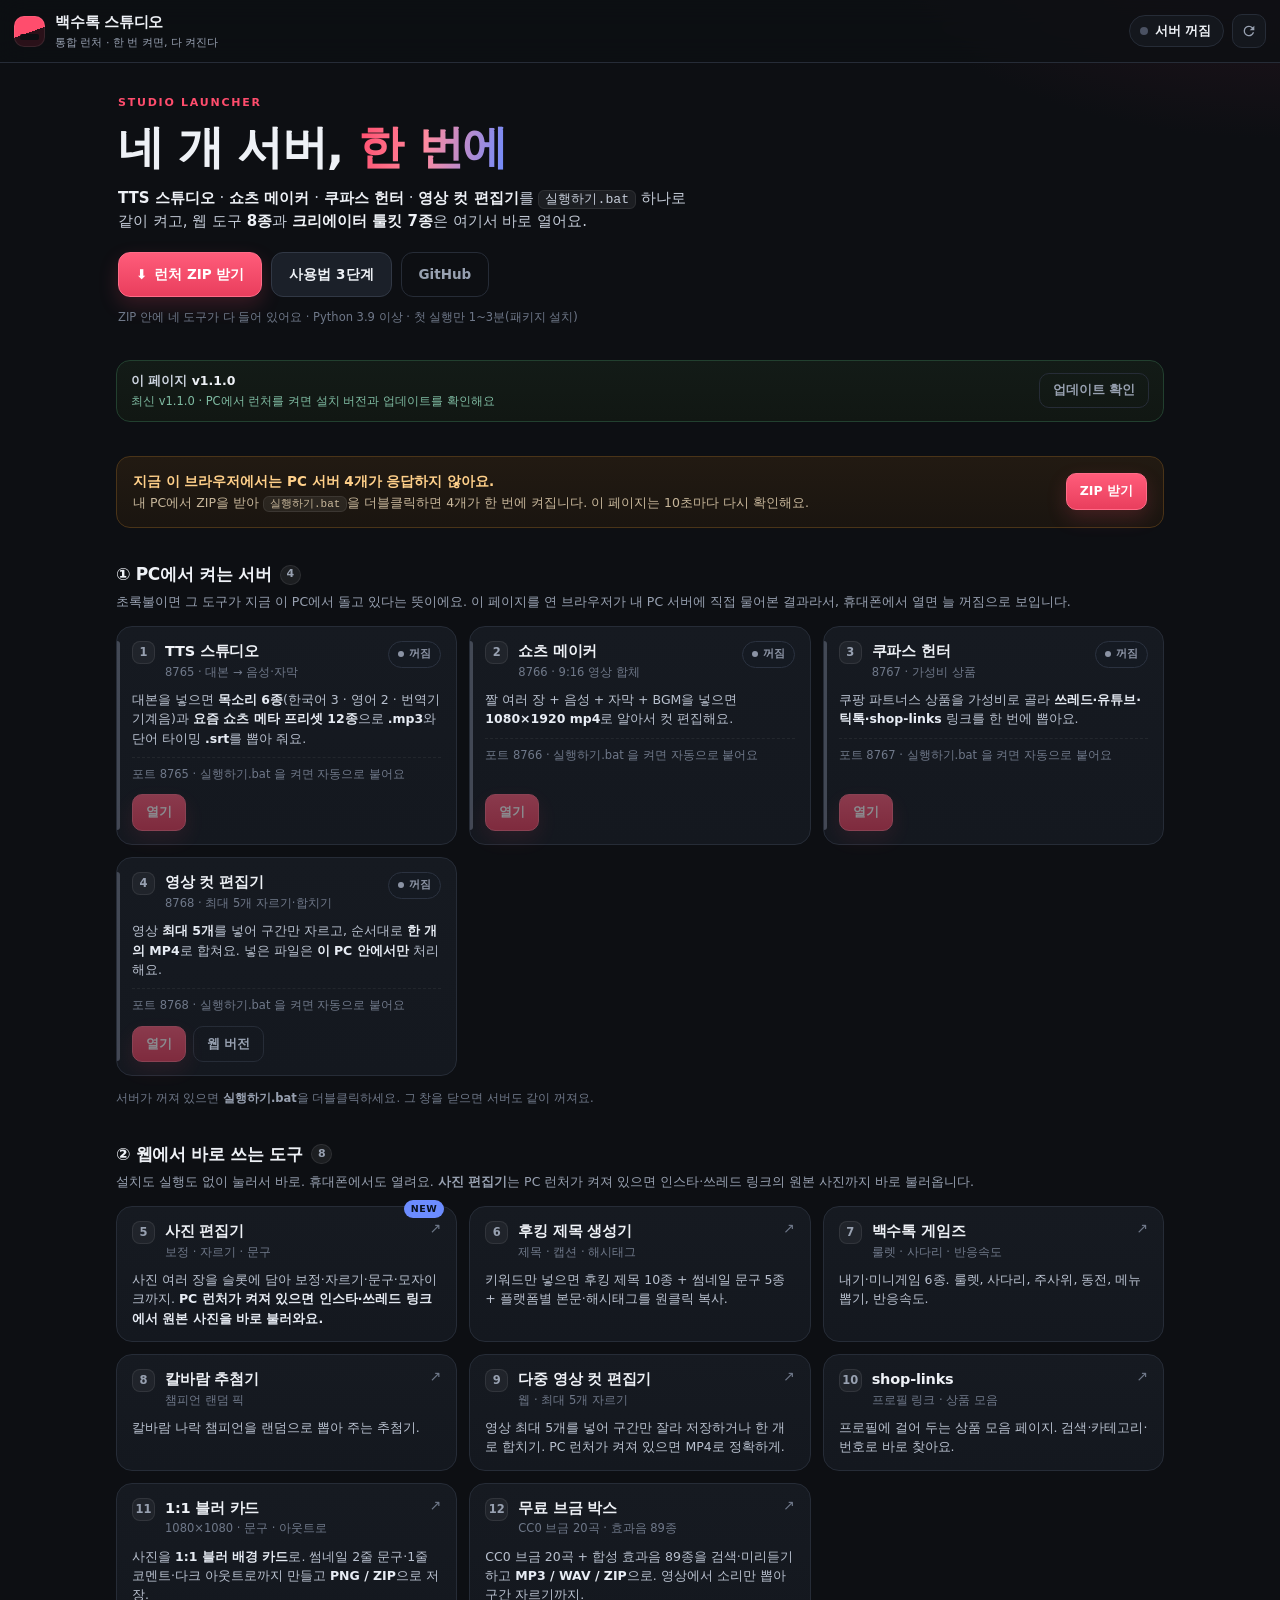
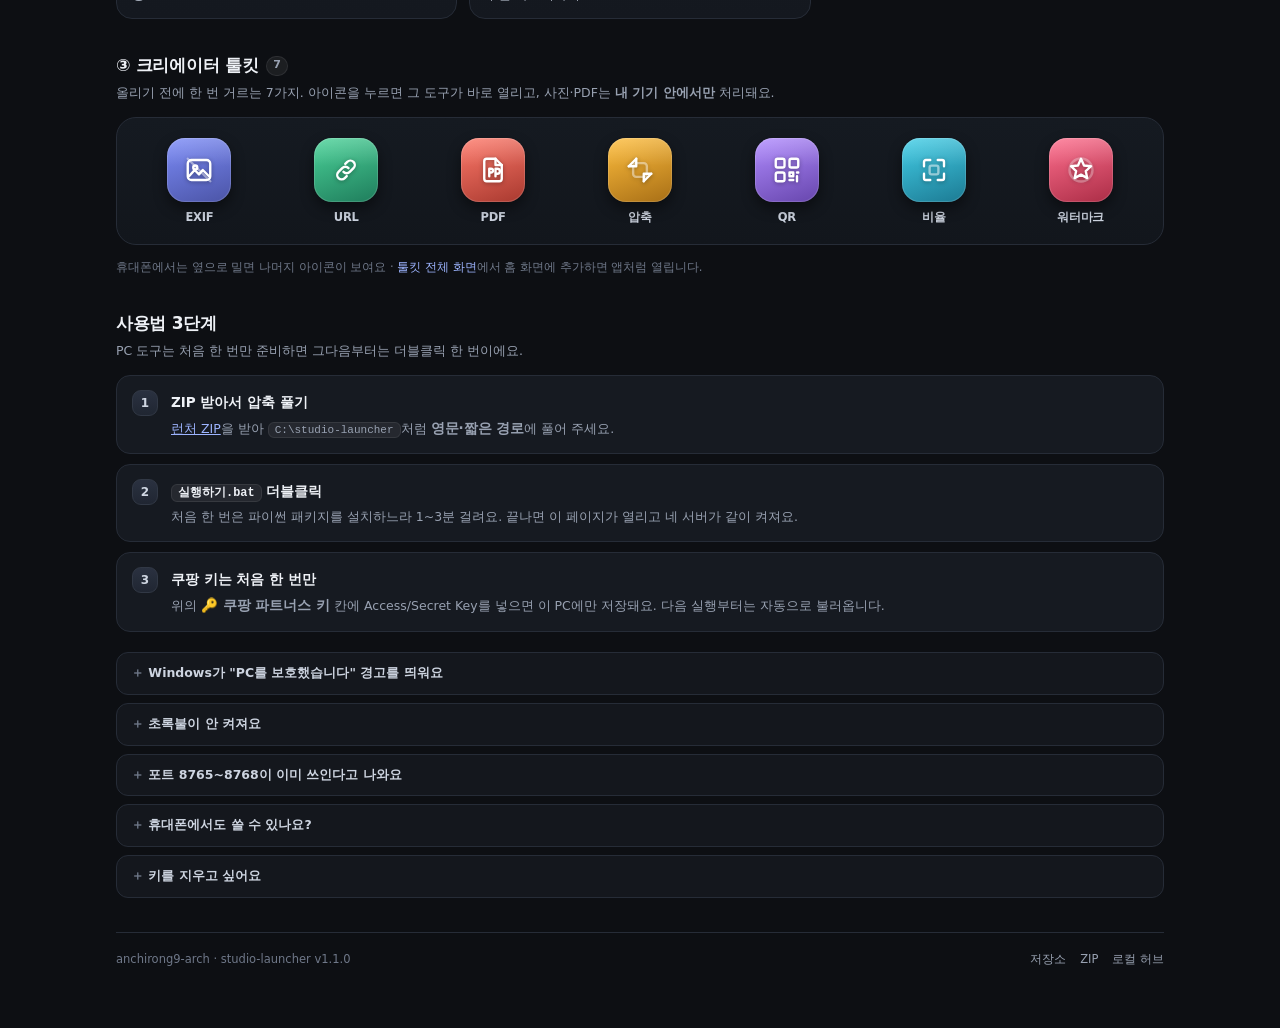
<file: index.html>
<!DOCTYPE html>
<html lang="ko">
<head>
<meta charset="utf-8">
<meta name="viewport" content="width=device-width, initial-scale=1, viewport-fit=cover">
<meta name="theme-color" content="#0d0f13">
<title>백수톡 스튜디오 — TTS · 쇼츠 · 쿠파스 · 컷편집</title>
<meta name="app-version" content="1.1.0">
<meta name="description" content="TTS 스튜디오·쇼츠 메이커·쿠파스 헌터·영상 컷 편집기를 실행하기.bat 한 번으로 같이 켜고, 웹 도구 8종(사진 편집기·1:1 블러 카드 포함)은 바로 여는 통합 런처">
<meta property="og:title" content="백수톡 스튜디오 — 한 번 켜면, 다 켜진다">
<meta property="og:description" content="PC 서버 4종 상태 확인 + 원클릭 이동 · 웹 도구 8종 · 크리에이터 툴킷 7종 · 인스타·쓰레드 링크 사진 불러오기 · 런처 ZIP 다운로드">
<meta property="og:type" content="website">
<link rel="icon" href="data:image/svg+xml,%3Csvg xmlns='http://www.w3.org/2000/svg' viewBox='0 0 32 32'%3E%3Crect width='32' height='32' rx='8' fill='%230d0f13'/%3E%3Cpath d='M9 21.5 16 8l7 13.5' stroke='%23ff4d6d' stroke-width='2.6' fill='none' stroke-linecap='round' stroke-linejoin='round'/%3E%3Ccircle cx='16' cy='24' r='2.4' fill='%236c8cff'/%3E%3C/svg%3E">
<link rel="stylesheet" href="style.css?v=6">
</head>
<body>

<header class="topbar">
  <div class="brand">
    <span class="logo" aria-hidden="true"></span>
    <div>
      <b>백수톡 스튜디오</b>
      <small>통합 런처 · 한 번 켜면, 다 켜진다</small>
    </div>
  </div>
  <div class="top-right">
    <span class="sum wait" id="sum" role="status" aria-live="polite"><i></i><b>확인 중…</b></span>
    <button class="icon-btn" id="refresh" type="button" aria-label="상태 새로고침" title="상태 새로고침">
      <svg viewBox="0 0 24 24" aria-hidden="true"><path d="M17.65 6.35A7.96 7.96 0 0 0 12 4a8 8 0 1 0 7.73 10h-2.08A6 6 0 1 1 12 6c1.66 0 3.14.69 4.22 1.78L13 11h7V4l-2.35 2.35Z"/></svg>
    </button>
  </div>
</header>

<main class="wrap">

  <!-- ── 히어로 ── -->
  <section class="hero">
    <p class="kicker">STUDIO LAUNCHER</p>
    <h1>네 개 서버, <em>한 번에</em></h1>
    <p class="lede">
      <b>TTS 스튜디오</b> · <b>쇼츠 메이커</b> · <b>쿠파스 헌터</b> · <b>영상 컷 편집기</b>를 <code>실행하기.bat</code> 하나로 같이 켜고,
      웹 도구 <b>8종</b>과 <b>크리에이터 툴킷 7종</b>은 여기서 바로 열어요.
    </p>
    <div class="hero-actions">
      <a class="btn primary" id="zipBtn" href="https://github.com/anchirong9-arch/studio-launcher/releases/latest/download/studio-launcher.zip">
        <span aria-hidden="true">⬇</span> 런처 ZIP 받기
      </a>
      <a class="btn" href="#how">사용법 3단계</a>
      <a class="btn ghost" href="https://github.com/anchirong9-arch/studio-launcher" target="_blank" rel="noopener">GitHub</a>
    </div>
    <p class="fine">ZIP 안에 네 도구가 다 들어 있어요 · Python 3.9 이상 · 첫 실행만 1~3분(패키지 설치)</p>
  </section>

  <!-- ── 버전 · 업데이트 ── -->
  <section class="verbar" id="verbar">
    <div class="ver-txt">
      <b><span id="verLabel">설치 버전</span> <span id="verLocal">—</span></b>
      <span id="verLatest">최신 버전 확인 중…</span>
    </div>
    <div class="ver-actions">
      <button class="btn sm ghost" id="updateBtn" type="button">업데이트 확인</button>
      <button class="btn sm primary" id="applyBtn" type="button" hidden>지금 업데이트</button>
    </div>
  </section>

  <!-- ── 서버가 하나도 안 켜져 있을 때 ── -->
  <section class="banner" id="offlineBanner" hidden>
    <div class="banner-txt">
      <b>지금 이 브라우저에서는 PC 서버 4개가 응답하지 않아요.</b>
      <span>내 PC에서 ZIP을 받아 <code>실행하기.bat</code>을 더블클릭하면 4개가 한 번에 켜집니다. 이 페이지는 10초마다 다시 확인해요.</span>
    </div>
    <a class="btn sm primary" href="https://github.com/anchirong9-arch/studio-launcher/releases/latest/download/studio-launcher.zip">ZIP 받기</a>
  </section>

  <!-- ── ① PC 서버 ── -->
  <section class="block">
    <div class="block-head">
      <h2>① PC에서 켜는 서버 <span class="cnt">4</span></h2>
      <p class="block-sub">초록불이면 그 도구가 지금 이 PC에서 돌고 있다는 뜻이에요. 이 페이지를 연 브라우저가 내 PC 서버에 직접 물어본 결과라서, 휴대폰에서 열면 늘 꺼짐으로 보입니다.</p>
    </div>

    <div class="grid">

      <article class="card srv" data-tool="tts-studio" data-port="8765">
        <div class="ch">
          <span class="num">1</span>
          <div class="ct">
            <b>TTS 스튜디오</b>
            <span class="meta">8765 · 대본 → 음성·자막</span>
          </div>
          <span class="pill wait" data-pill><i></i><span>확인 중</span></span>
        </div>
        <p class="cd">대본을 넣으면 <b>목소리 6종</b>(한국어 3 · 영어 2 · 번역기 기계음)과 <b>요즘 쇼츠 메타 프리셋 12종</b>으로 <b>.mp3</b>와 단어 타이밍 <b>.srt</b>를 뽑아 줘요.</p>
        <p class="cdetail" data-detail>포트 8765 · 127.0.0.1</p>
        <div class="ca">
          <a class="btn sm primary" data-open href="http://127.0.0.1:8765/" target="_blank" rel="noopener">열기</a>
          <button class="btn sm ghost" data-start type="button" hidden>다시 켜기</button>
        </div>
      </article>

      <article class="card srv" data-tool="shorts-maker" data-port="8766">
        <div class="ch">
          <span class="num">2</span>
          <div class="ct">
            <b>쇼츠 메이커</b>
            <span class="meta">8766 · 9:16 영상 합체</span>
          </div>
          <span class="pill wait" data-pill><i></i><span>확인 중</span></span>
        </div>
        <p class="cd">짤 여러 장 + 음성 + 자막 + BGM을 넣으면 <b>1080×1920 mp4</b>로 알아서 컷 편집해요.</p>
        <p class="cdetail" data-detail>포트 8766 · 127.0.0.1</p>
        <div class="ca">
          <a class="btn sm primary" data-open href="http://127.0.0.1:8766/" target="_blank" rel="noopener">열기</a>
          <button class="btn sm ghost" data-start type="button" hidden>다시 켜기</button>
        </div>
      </article>

      <article class="card srv" data-tool="coupas-hunter" data-port="8767">
        <div class="ch">
          <span class="num">3</span>
          <div class="ct">
            <b>쿠파스 헌터</b>
            <span class="meta">8767 · 가성비 상품</span>
          </div>
          <span class="pill wait" data-pill><i></i><span>확인 중</span></span>
        </div>
        <p class="cd">쿠팡 파트너스 상품을 가성비로 골라 <b>쓰레드·유튜브·틱톡·shop-links</b> 링크를 한 번에 뽑아요.</p>
        <p class="cdetail" data-detail>포트 8767 · 127.0.0.1</p>
        <div class="ca">
          <a class="btn sm primary" data-open href="http://127.0.0.1:8767/" target="_blank" rel="noopener">열기</a>
          <button class="btn sm ghost" data-start type="button" hidden>다시 켜기</button>
        </div>
      </article>

      <article class="card srv" data-tool="video-cutter" data-port="8768">
        <div class="ch">
          <span class="num">4</span>
          <div class="ct">
            <b>영상 컷 편집기</b>
            <span class="meta">8768 · 최대 5개 자르기·합치기</span>
          </div>
          <span class="pill wait" data-pill><i></i><span>확인 중</span></span>
        </div>
        <p class="cd">영상 <b>최대 5개</b>를 넣어 구간만 자르고, 순서대로 <b>한 개의 MP4</b>로 합쳐요. 넣은 파일은 <b>이 PC 안에서만</b> 처리해요.</p>
        <p class="cdetail" data-detail>포트 8768 · 127.0.0.1</p>
        <div class="ca">
          <a class="btn sm primary" data-open href="http://127.0.0.1:8768/" target="_blank" rel="noopener">열기</a>
          <a class="btn sm ghost" href="https://anchirong9-arch.github.io/video-cutter/" target="_blank" rel="noopener">웹 버전</a>
          <button class="btn sm ghost" data-start type="button" hidden>다시 켜기</button>
        </div>
      </article>

    </div>

    <div class="under-grid">
      <p class="hint">서버가 꺼져 있으면 <b>실행하기.bat</b>을 더블클릭하세요. 그 창을 닫으면 서버도 같이 꺼져요.</p>
      <button class="btn sm ghost" id="stopAll" type="button" hidden>서버 전체 끄기</button>
    </div>
  </section>

  <!-- ── 쿠팡 키 ── -->
  <section class="panel" id="keyPanel" hidden>
    <div class="panel-head">
      <b>🔑 쿠팡 파트너스 키</b>
      <span class="pill warn" id="keyState">확인 중</span>
    </div>

    <div id="keyDone" hidden>
      <p class="panel-txt">키가 이 PC에 저장돼 있어요. 저장된 키 앞자리: <b data-keyhint>—</b></p>
      <button class="btn sm ghost" id="keyChange" type="button">키 바꾸기</button>
    </div>

    <div id="keyFormWrap" hidden>
      <p class="panel-txt">
        쿠파스 헌터가 상품을 찾으려면 쿠팡 파트너스 <b>Open API</b> 키가 필요해요.
        키는 <b>이 PC의 파일에만</b> 저장되고 GitHub에는 절대 올라가지 않아요. 처음 한 번만 넣으면 다음부터 자동으로 불러옵니다.
      </p>
      <form id="keyForm" class="key-form" autocomplete="off">
        <label>
          <span>Access Key</span>
          <input id="kAccess" type="text" inputmode="text" spellcheck="false" placeholder="Access Key" autocomplete="off">
        </label>
        <label>
          <span>Secret Key</span>
          <input id="kSecret" type="password" placeholder="Secret Key" autocomplete="new-password">
        </label>
        <div class="key-row">
          <button class="btn sm primary" type="submit" id="keySubmit">저장하고 확인</button>
          <span class="msg" id="keyMsg"></span>
        </div>
      </form>
      <p class="fine">키는 쿠팡 파트너스 → Open API 에서 발급돼요. 저장 전에 실제 호출로 검증해서, 틀린 키는 저장되지 않아요.</p>
    </div>
  </section>

  <!-- ── ② 웹 도구 ── -->
  <section class="block">
    <div class="block-head">
      <h2>② 웹에서 바로 쓰는 도구 <span class="cnt">8</span></h2>
      <p class="block-sub">설치도 실행도 없이 눌러서 바로. 휴대폰에서도 열려요. <b>사진 편집기</b>는 PC 런처가 켜져 있으면 인스타·쓰레드 링크의 원본 사진까지 바로 불러옵니다.</p>
    </div>

    <div class="grid">

      <a class="card web" href="https://anchirong9-arch.github.io/photo-editor/" target="_blank" rel="noopener">
        <div class="ch">
          <span class="num">5</span>
          <div class="ct">
            <b>사진 편집기</b>
            <span class="meta">보정 · 자르기 · 문구</span>
          </div>
          <span class="go" aria-hidden="true">↗</span>
        </div>
        <p class="cd">사진 여러 장을 슬롯에 담아 보정·자르기·문구·모자이크까지. <b>PC 런처가 켜져 있으면 인스타·쓰레드 링크에서 원본 사진을 바로 불러와요.</b></p>
        <span class="tag new">NEW</span>
      </a>

      <a class="card web" href="https://anchirong9-arch.github.io/hook-title-gen/" target="_blank" rel="noopener">
        <div class="ch">
          <span class="num">6</span>
          <div class="ct">
            <b>후킹 제목 생성기</b>
            <span class="meta">제목 · 캡션 · 해시태그</span>
          </div>
          <span class="go" aria-hidden="true">↗</span>
        </div>
        <p class="cd">키워드만 넣으면 후킹 제목 10종 + 썸네일 문구 5종 + 플랫폼별 본문·해시태그를 원클릭 복사.</p>
      </a>

      <a class="card web" href="https://anchirong9-arch.github.io/baeksutalk-games/" target="_blank" rel="noopener">
        <div class="ch">
          <span class="num">7</span>
          <div class="ct">
            <b>백수톡 게임즈</b>
            <span class="meta">룰렛 · 사다리 · 반응속도</span>
          </div>
          <span class="go" aria-hidden="true">↗</span>
        </div>
        <p class="cd">내기·미니게임 6종. 룰렛, 사다리, 주사위, 동전, 메뉴 뽑기, 반응속도.</p>
      </a>

      <a class="card web" href="https://anchirong9-arch.github.io/lol-aram-picker/" target="_blank" rel="noopener">
        <div class="ch">
          <span class="num">8</span>
          <div class="ct">
            <b>칼바람 추첨기</b>
            <span class="meta">챔피언 랜덤 픽</span>
          </div>
          <span class="go" aria-hidden="true">↗</span>
        </div>
        <p class="cd">칼바람 나락 챔피언을 랜덤으로 뽑아 주는 추첨기.</p>
      </a>

      <a class="card web" href="https://anchirong9-arch.github.io/video-cutter/" target="_blank" rel="noopener">
        <div class="ch">
          <span class="num">9</span>
          <div class="ct">
            <b>다중 영상 컷 편집기</b>
            <span class="meta">웹 · 최대 5개 자르기</span>
          </div>
          <span class="go" aria-hidden="true">↗</span>
        </div>
        <p class="cd">영상 최대 5개를 넣어 구간만 잘라 저장하거나 한 개로 합치기. PC 런처가 켜져 있으면 MP4로 정확하게.</p>
      </a>

      <a class="card web" href="https://anchirong9-arch.github.io/shop-links/" target="_blank" rel="noopener">
        <div class="ch">
          <span class="num">10</span>
          <div class="ct">
            <b>shop-links</b>
            <span class="meta">프로필 링크 · 상품 모음</span>
          </div>
          <span class="go" aria-hidden="true">↗</span>
        </div>
        <p class="cd">프로필에 걸어 두는 상품 모음 페이지. 검색·카테고리·번호로 바로 찾아요.</p>
      </a>

      <a class="card web" href="https://anchirong9-arch.github.io/card-maker/" target="_blank" rel="noopener">
        <div class="ch">
          <span class="num">11</span>
          <div class="ct">
            <b>1:1 블러 카드</b>
            <span class="meta">1080×1080 · 문구 · 아웃트로</span>
          </div>
          <span class="go" aria-hidden="true">↗</span>
        </div>
        <p class="cd">사진을 <b>1:1 블러 배경 카드</b>로. 썸네일 2줄 문구·1줄 코멘트·다크 아웃트로까지 만들고 <b>PNG / ZIP</b>으로 저장.</p>
      </a>

      <a class="card web" href="https://anchirong9-arch.github.io/shorts-bgm-box/" target="_blank" rel="noopener">
        <div class="ch">
          <span class="num">12</span>
          <div class="ct">
            <b>무료 브금 박스</b>
            <span class="meta">CC0 브금 20곡 · 효과음 89종</span>
          </div>
          <span class="go" aria-hidden="true">↗</span>
        </div>
        <p class="cd">CC0 브금 20곡 + 합성 효과음 89종을 검색·미리듣기 하고 <b>MP3 / WAV / ZIP</b>으로. 영상에서 소리만 뽑아 구간 자르기까지.</p>
      </a>

    </div>
  </section>

  <!-- ── ③ 크리에이터 툴킷 (미니 앱 런처) ── -->
  <section class="block" id="toolkit">
    <div class="block-head">
      <h2>③ 크리에이터 툴킷 <span class="cnt">7</span></h2>
      <p class="block-sub">올리기 전에 한 번 거르는 7가지. 아이콘을 누르면 그 도구가 바로 열리고, 사진·PDF는 <b>내 기기 안에서만</b> 처리돼요.</p>
    </div>

    <div class="dock">
      <a class="app" href="https://anchirong9-arch.github.io/creator-toolkit/#/exif" target="_blank" rel="noopener" title="EXIF 제거 · 모자이크">
        <span class="app-ico" style="--c1:#7c8cf8;--c2:#4b54a6">
          <svg viewBox="0 0 24 24" aria-hidden="true"><rect x="3" y="4" width="18" height="16" rx="3"/><circle cx="9" cy="10" r="1.6"/><path d="M4 17l4.5-5 3.5 3.5L15 12l5 5"/><path d="M3 3l18 18" opacity=".45"/></svg>
        </span>
        <span class="app-name">EXIF</span>
      </a>

      <a class="app" href="https://anchirong9-arch.github.io/creator-toolkit/#/url" target="_blank" rel="noopener" title="URL 추적 제거">
        <span class="app-ico" style="--c1:#4bd399;--c2:#1f7d5c">
          <svg viewBox="0 0 24 24" aria-hidden="true"><path d="M10 13.5a3.5 3.5 0 0 0 5 0l3-3a3.5 3.5 0 0 0-5-5l-1.6 1.6"/><path d="M14 10.5a3.5 3.5 0 0 0-5 0l-3 3a3.5 3.5 0 0 0 5 5l1.6-1.6"/></svg>
        </span>
        <span class="app-name">URL</span>
      </a>

      <a class="app" href="https://anchirong9-arch.github.io/creator-toolkit/#/pdf" target="_blank" rel="noopener" title="PDF ↔ 이미지">
        <span class="app-ico" style="--c1:#ff7a6b;--c2:#a8392f">
          <svg viewBox="0 0 24 24" aria-hidden="true"><path d="M14 3H7a2 2 0 0 0-2 2v14a2 2 0 0 0 2 2h10a2 2 0 0 0 2-2V8z"/><path d="M14 3v5h5"/><path d="M9 14h1.5a1.5 1.5 0 0 0 0-3H9v6"/><path d="M14 17v-6h1.5a2 2 0 0 1 0 4H14"/></svg>
        </span>
        <span class="app-name">PDF</span>
      </a>

      <a class="app" href="https://anchirong9-arch.github.io/creator-toolkit/#/compress" target="_blank" rel="noopener" title="이미지 압축 · 포맷 변환">
        <span class="app-ico" style="--c1:#ffbe3d;--c2:#a86f16">
          <svg viewBox="0 0 24 24" aria-hidden="true"><path d="M9 3v6H3"/><path d="M3 9l6-6"/><path d="M15 21v-6h6"/><path d="M21 15l-6 6"/><rect x="6.5" y="6.5" width="11" height="11" rx="2.5" opacity=".45"/></svg>
        </span>
        <span class="app-name">압축</span>
      </a>

      <a class="app" href="https://anchirong9-arch.github.io/creator-toolkit/#/qr" target="_blank" rel="noopener" title="QR 생성기">
        <span class="app-ico" style="--c1:#b18cff;--c2:#6746ad">
          <svg viewBox="0 0 24 24" aria-hidden="true"><rect x="3" y="3" width="7" height="7" rx="1.5"/><rect x="14" y="3" width="7" height="7" rx="1.5"/><rect x="3" y="14" width="7" height="7" rx="1.5"/><path d="M14 14h3v3h-3zM20 14h1M14 20h3M20 17v4"/></svg>
        </span>
        <span class="app-name">QR</span>
      </a>

      <a class="app" href="https://anchirong9-arch.github.io/creator-toolkit/#/resize" target="_blank" rel="noopener" title="비율 리사이즈">
        <span class="app-ico" style="--c1:#43cfe8;--c2:#1c7a93">
          <svg viewBox="0 0 24 24" aria-hidden="true"><path d="M4 9V5.5A1.5 1.5 0 0 1 5.5 4H9"/><path d="M15 4h3.5A1.5 1.5 0 0 1 20 5.5V9"/><path d="M20 15v3.5a1.5 1.5 0 0 1-1.5 1.5H15"/><path d="M9 20H5.5A1.5 1.5 0 0 1 4 18.5V15"/><rect x="8.5" y="8.5" width="7" height="7" rx="1.5" opacity=".5"/></svg>
        </span>
        <span class="app-name">비율</span>
      </a>

      <a class="app" href="https://anchirong9-arch.github.io/creator-toolkit/#/mark" target="_blank" rel="noopener" title="일괄 워터마크">
        <span class="app-ico" style="--c1:#ff6f8e;--c2:#ab2d46">
          <svg viewBox="0 0 24 24" aria-hidden="true"><path d="M12 3l2.4 5.4 5.6.6-4.2 3.9 1.2 5.6L12 15.7 6.9 18.5l1.2-5.6L4 9l5.6-.6z"/><circle cx="12" cy="12" r="9.2" opacity=".3"/></svg>
        </span>
        <span class="app-name">워터마크</span>
      </a>
    </div>

    <p class="hint">휴대폰에서는 옆으로 밀면 나머지 아이콘이 보여요 · <a class="inline-link" href="https://anchirong9-arch.github.io/creator-toolkit/" target="_blank" rel="noopener">툴킷 전체 화면</a>에서 홈 화면에 추가하면 앱처럼 열립니다.</p>
  </section>

  <!-- ── 사용법 ── -->
  <section class="block how" id="how">
    <div class="block-head">
      <h2>사용법 3단계</h2>
      <p class="block-sub">PC 도구는 처음 한 번만 준비하면 그다음부터는 더블클릭 한 번이에요.</p>
    </div>
    <ol class="steps">
      <li>
        <span class="step-no">1</span>
        <div>
          <b>ZIP 받아서 압축 풀기</b>
          <p><a href="https://github.com/anchirong9-arch/studio-launcher/releases/latest/download/studio-launcher.zip">런처 ZIP</a>을 받아 <code>C:\studio-launcher</code>처럼 <b>영문·짧은 경로</b>에 풀어 주세요.</p>
        </div>
      </li>
      <li>
        <span class="step-no">2</span>
        <div>
          <b><code>실행하기.bat</code> 더블클릭</b>
          <p>처음 한 번은 파이썬 패키지를 설치하느라 1~3분 걸려요. 끝나면 이 페이지가 열리고 네 서버가 같이 켜져요.</p>
        </div>
      </li>
      <li>
        <span class="step-no">3</span>
        <div>
          <b>쿠팡 키는 처음 한 번만</b>
          <p>위의 <b>🔑 쿠팡 파트너스 키</b> 칸에 Access/Secret Key를 넣으면 이 PC에만 저장돼요. 다음 실행부터는 자동으로 불러옵니다.</p>
        </div>
      </li>
    </ol>

    <div class="faq">
      <details>
        <summary>Windows가 "PC를 보호했습니다" 경고를 띄워요</summary>
        <p>인터넷에서 받은 <code>.bat</code> 파일이라 뜨는 안내예요. 창의 <b>추가 정보</b> → <b>실행</b>을 누르면 됩니다. ZIP 안의 파일은 이 저장소에 있는 파일과 같은 것이고, 파이썬 가상환경을 만들고 서버만 띄웁니다.</p>
      </details>
      <details>
        <summary>초록불이 안 켜져요</summary>
        <p><code>실행하기.bat</code> 창이 닫혔는지 확인해 주세요. 창을 닫으면 서버도 꺼집니다. 다시 켜면 이 페이지가 10초 안에 초록불로 바뀌어요. 브라우저가 로컬 접속을 막는 설정(일부 사파리·회사 프록시)이면 서버가 켜져 있어도 꺼짐으로 보일 수 있으니, 그때는 카드의 <b>열기</b>로 직접 들어가 보세요.</p>
      </details>
      <details>
        <summary>포트 8765~8768이 이미 쓰인다고 나와요</summary>
        <p>예전에 켠 서버가 남아 있는 경우예요. <code>종료하기.bat</code>을 더블클릭하거나, 작업 관리자에서 <code>python</code> 프로세스를 끝낸 뒤 다시 실행해 주세요. 이미 켜져 있는 서버는 런처가 그대로 다시 씁니다.</p>
      </details>
      <details>
        <summary>휴대폰에서도 쓸 수 있나요?</summary>
        <p>②번 웹 도구는 휴대폰에서 바로 됩니다. ①번 PC 서버는 이 PC 안(127.0.0.1)에서만 열려서 다른 기기에서는 접속되지 않아요 — 쿠팡 키를 지키기 위한 방식이에요.</p>
      </details>
      <details>
        <summary>키를 지우고 싶어요</summary>
        <p><code>tools\coupas-hunter</code> 폴더의 <code>coupas-api-key.env</code> 파일을 지우면 돼요. 쿠파스 헌터 화면의 키 설정에서도 삭제할 수 있어요.</p>
      </details>
    </div>
  </section>

  <footer class="foot">
    <p>anchirong9-arch · studio-launcher <span id="footVer">v1.0.2</span></p>
    <p class="foot-links">
      <a href="https://github.com/anchirong9-arch/studio-launcher" target="_blank" rel="noopener">저장소</a>
      <a href="https://github.com/anchirong9-arch/studio-launcher/releases/latest/download/studio-launcher.zip">ZIP</a>
      <a href="http://127.0.0.1:8770/" id="hubLink" hidden>로컬 허브</a>
    </p>
  </footer>

</main>

<div class="toast" id="toast" role="status" aria-live="polite" hidden></div>

<script src="app.js?v=6"></script>
</body>
</html>
</file>
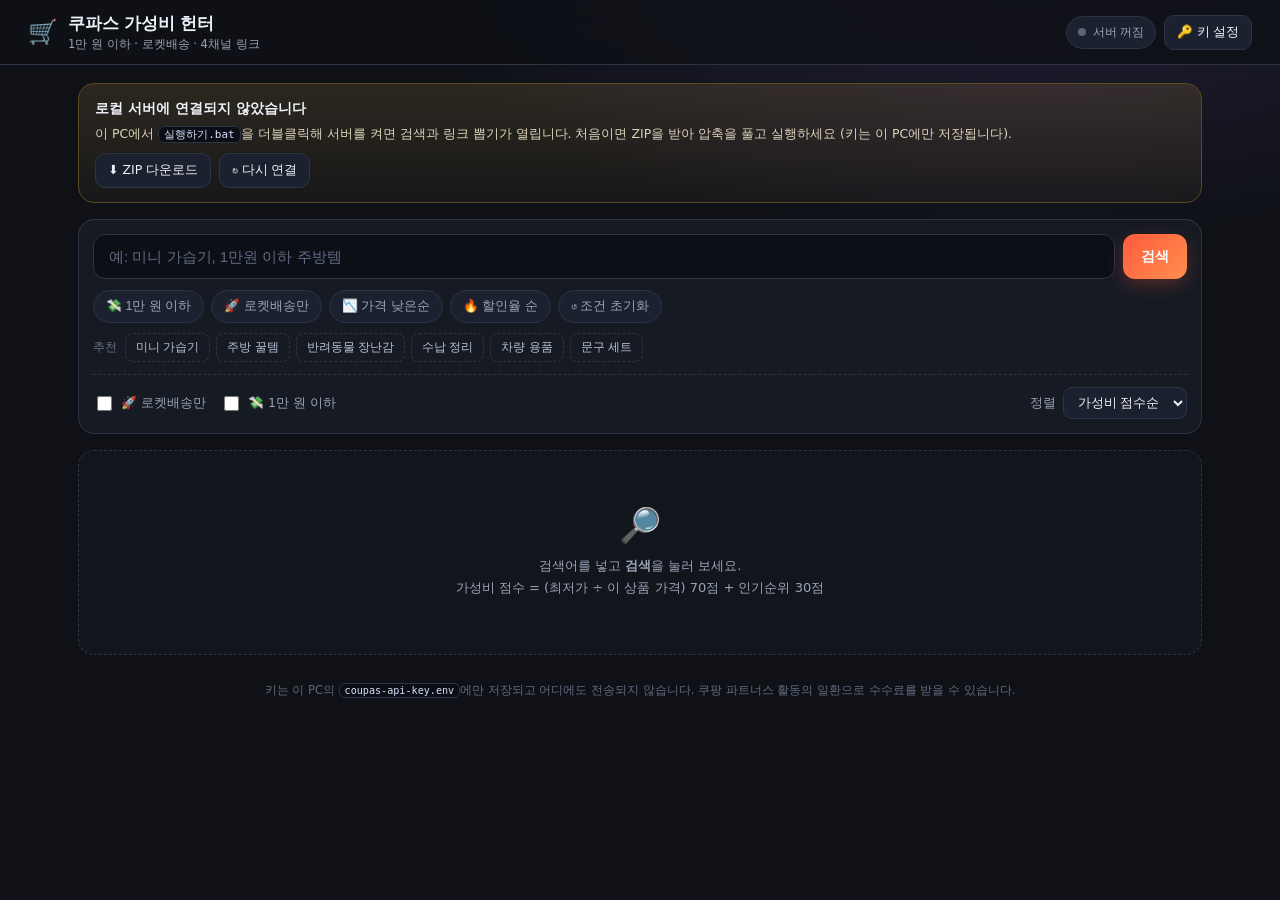
<file: tools/coupas-hunter/index.html>
<!DOCTYPE html>
<html lang="ko">
<head>
<meta charset="utf-8">
<meta name="viewport" content="width=device-width, initial-scale=1, viewport-fit=cover">
<title>쿠파스 가성비 상품 헌터</title>
<meta name="description" content="쿠팡 파트너스 상품을 가성비로 골라 4채널 단축 링크까지 한 번에 뽑는 로컬 도구">
<meta name="theme-color" content="#0f1117">
<link rel="icon" href="favicon.svg" type="image/svg+xml">
<link rel="stylesheet" href="style.css?v=1.0.1">
</head>
<body>

<header class="topbar">
  <div class="brand">
    <span class="brand-mark" aria-hidden="true">🛒</span>
    <div class="brand-text">
      <h1>쿠파스 가성비 헌터</h1>
      <p>1만 원 이하 · 로켓배송 · 4채널 링크</p>
    </div>
  </div>
  <div class="topbar-actions">
    <button id="statusPill" class="status-pill" type="button" title="로컬 서버 상태">
      <span class="dot"></span><span class="status-text">확인 중…</span>
    </button>
    <button id="keyBtn" class="ghost-btn" type="button">🔑 키 설정</button>
  </div>
</header>

<main class="wrap">

  <!-- 로컬 서버 연결 배너 -->
  <section id="connBanner" class="banner hidden" aria-live="polite">
    <div class="banner-body">
      <strong id="connTitle">로컬 서버에 연결되지 않았습니다</strong>
      <p id="connDesc">이 PC에서 <code>실행하기.bat</code>을 더블클릭해 서버를 켜면 검색과 링크 뽑기가 열립니다.</p>
      <div class="banner-actions">
        <a id="zipBtn" class="ghost-btn" href="https://github.com/anchirong9-arch/coupas-hunter/archive/refs/heads/main.zip">⬇ ZIP 다운로드</a>
        <button id="retryBtn" class="ghost-btn" type="button">↻ 다시 연결</button>
      </div>
    </div>
  </section>

  <!-- 검색 -->
  <section class="search-card">
    <form id="searchForm" class="search-row" autocomplete="off">
      <input id="q" name="q" type="search" placeholder="예: 미니 가습기, 1만원 이하 주방템" enterkeyhint="search" aria-label="검색어">
      <button id="searchBtn" class="primary-btn" type="submit">검색</button>
    </form>

    <div class="chip-row" role="group" aria-label="빠른 프리셋">
      <button class="chip" type="button" data-preset="under10k">💸 1만 원 이하</button>
      <button class="chip" type="button" data-preset="rocket">🚀 로켓배송만</button>
      <button class="chip" type="button" data-preset="cheap">📉 가격 낮은순</button>
      <button class="chip" type="button" data-preset="discount">🔥 할인율 순</button>
      <button class="chip" type="button" data-preset="reset">↺ 조건 초기화</button>
    </div>

    <div class="keyword-row" aria-label="추천 검색어">
      <span class="label">추천</span>
      <button class="kw" type="button">미니 가습기</button>
      <button class="kw" type="button">주방 꿀템</button>
      <button class="kw" type="button">반려동물 장난감</button>
      <button class="kw" type="button">수납 정리</button>
      <button class="kw" type="button">차량 용품</button>
      <button class="kw" type="button">문구 세트</button>
    </div>

    <div class="filter-row">
      <label class="check"><input id="rocketOnly" type="checkbox"> 🚀 로켓배송만</label>
      <label class="check"><input id="under10k" type="checkbox"> 💸 1만 원 이하</label>
      <label class="select-wrap">정렬
        <select id="sort">
          <option value="value">가성비 점수순</option>
          <option value="price">가격 낮은순</option>
          <option value="discount">할인율 높은순</option>
          <option value="rank">인기순</option>
        </select>
      </label>
    </div>
  </section>

  <div id="resultMeta" class="result-meta hidden"></div>
  <div id="note" class="note hidden"></div>

  <section id="results" class="grid" aria-live="polite"></section>

  <div id="empty" class="empty">
    <span class="emoji">🔎</span>
    <p>검색어를 넣고 <b>검색</b>을 눌러 보세요.<br>가성비 점수 = (최저가 ÷ 이 상품 가격) 70점 + 인기순위 30점</p>
  </div>

  <footer class="foot">
    <p>키는 이 PC의 <code>coupas-api-key.env</code>에만 저장되고 어디에도 전송되지 않습니다. 쿠팡 파트너스 활동의 일환으로 수수료를 받을 수 있습니다.</p>
  </footer>
</main>

<!-- 상품 링크 시트 -->
<div id="linkSheet" class="sheet hidden" role="dialog" aria-modal="true" aria-labelledby="sheetTitle">
  <div class="sheet-backdrop" data-close="1"></div>
  <div class="sheet-panel">
    <div class="sheet-head">
      <h2 id="sheetTitle">4채널 링크</h2>
      <button id="sheetClose" class="icon-btn" type="button" aria-label="닫기">✕</button>
    </div>
    <div id="sheetProduct" class="sheet-product"></div>
    <div id="sheetProgress" class="sheet-progress hidden"><span class="spinner"></span> 4개 채널 링크를 만드는 중…</div>
    <div id="sheetLinks" class="link-list"></div>
    <div class="sheet-actions">
      <button id="copyAllLinks" class="primary-btn" type="button">📋 4개 링크 모두 복사</button>
      <button id="copySnippet" class="ghost-btn" type="button">{"{}"} shop-links JSON 복사</button>
      <button id="copyImage" class="ghost-btn" type="button">🖼 이미지 URL 복사</button>
    </div>
    <p id="snippetHint" class="snippet-hint"></p>
  </div>
</div>

<!-- 키 설정 시트 -->
<div id="keySheet" class="sheet hidden" role="dialog" aria-modal="true" aria-labelledby="keyTitle">
  <div class="sheet-backdrop" data-close="1"></div>
  <div class="sheet-panel small">
    <div class="sheet-head">
      <h2 id="keyTitle">🔑 쿠팡 파트너스 키 설정</h2>
      <button id="keyClose" class="icon-btn" type="button" aria-label="닫기">✕</button>
    </div>
    <p class="sheet-desc">
      쿠팡 파트너스 → 도구 → <b>Open API</b>에서 발급한 Access Key 와 Secret Key 를 넣으면
      이 PC 안의 <code>coupas-api-key.env</code>(권한 600)에만 저장됩니다.
      서버가 키 값을 다시 보여 주지 않으니 필요하면 파트너스에서 다시 확인하세요.
    </p>
    <label class="field">Access Key
      <input id="accessKey" type="text" placeholder="Access Key 붙여넣기" spellcheck="false" autocomplete="off">
    </label>
    <label class="field">Secret Key
      <input id="secretKey" type="password" placeholder="Secret Key 붙여넣기" spellcheck="false" autocomplete="off">
    </label>
    <div id="keyMsg" class="key-msg hidden"></div>
    <div class="sheet-actions">
      <button id="saveKey" class="primary-btn" type="button">저장하고 확인</button>
      <button id="removeKey" class="ghost-btn danger" type="button">이 PC의 키 삭제</button>
    </div>
  </div>
</div>

<div id="toast" class="toast hidden" role="status" aria-live="polite"></div>

<script src="app.js?v=1.0.1"></script>
</body>
</html>
</file>
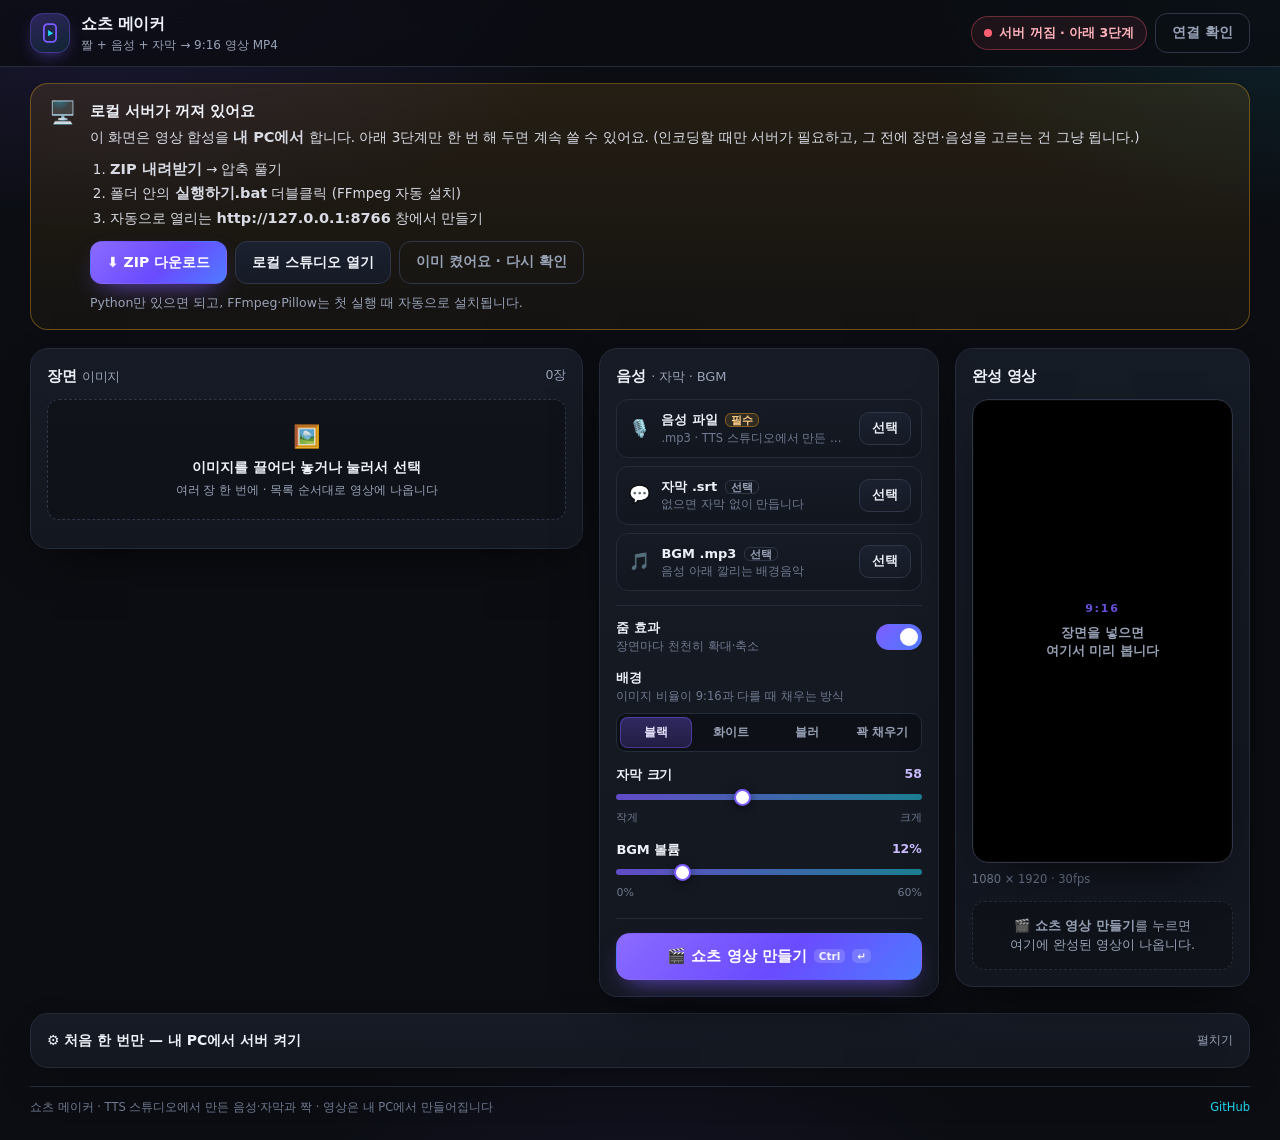
<file: tools/shorts-maker/index.html>
<!DOCTYPE html>
<html lang="ko">
<head>
<meta charset="utf-8">
<meta name="viewport" content="width=device-width, initial-scale=1, viewport-fit=cover">
<meta name="theme-color" content="#0b0d12">
<title>쇼츠 메이커 — 짤 + 음성 + 자막 → 9:16 영상</title>
<meta name="description" content="짤 이미지 여러 장에 음성(MP3)과 자막(SRT)을 얹어 1080×1920 세로 쇼츠 영상을 1분 만에. 줌 효과·BGM 믹싱·자막 번인까지 내 PC에서.">
<link rel="stylesheet" href="style.css?v=5">
<link rel="icon" href="data:image/svg+xml,%3Csvg xmlns='http://www.w3.org/2000/svg' viewBox='0 0 32 32'%3E%3Crect width='32' height='32' rx='9' fill='%230b0d12'/%3E%3Crect x='9' y='6' width='14' height='20' rx='4' fill='none' stroke='%237c5cff' stroke-width='2.2'/%3E%3Cpath d='M14 13l6 4-6 4z' fill='%2322d3ee'/%3E%3C/svg%3E">
</head>
<body>

<header class="topbar">
  <div class="brand">
    <span class="logo" aria-hidden="true">
      <svg viewBox="0 0 32 32" width="26" height="26">
        <rect x="8.5" y="5" width="15" height="22" rx="4.5" fill="none" stroke="#7c5cff" stroke-width="2.2"/>
        <path d="M13.6 12.4l6.4 3.8-6.4 3.8z" fill="#22d3ee"/>
      </svg>
    </span>
    <div class="brand-txt">
      <b>쇼츠 메이커</b>
      <small>짤 + 음성 + 자막 → 9:16 영상 MP4</small>
    </div>
  </div>

  <div class="top-right">
    <div class="status" id="status" data-state="checking" title="로컬 서버 연결 상태">
      <span class="dot" aria-hidden="true"></span>
      <span id="statusText">서버 확인 중…</span>
    </div>
    <button type="button" class="ghost btn" id="btnRetry">연결 확인</button>
  </div>
</header>

<!-- 서버가 꺼져 있을 때 안내 -->
<section class="notice" id="notice" hidden>
  <div class="notice-icon" aria-hidden="true">🖥️</div>
  <div class="notice-body">
    <b id="noticeTitle">로컬 서버가 꺼져 있어요</b>
    <p id="noticeText">
      이 화면은 영상 합성을 <b>내 PC에서</b> 합니다. 아래 3단계만 한 번 해 두면 계속 쓸 수 있어요.
      (인코딩할 때만 서버가 필요하고, 그 전에 장면·음성을 고르는 건 그냥 됩니다.)
    </p>
    <ol class="steps">
      <li><b>ZIP 내려받기</b> → 압축 풀기</li>
      <li>폴더 안의 <b>실행하기.bat</b> 더블클릭 (FFmpeg 자동 설치)</li>
      <li>자동으로 열리는 <b>http://127.0.0.1:8766</b> 창에서 만들기</li>
    </ol>
    <div class="notice-actions">
      <a class="btn primary" id="btnZip" href="https://github.com/anchirong9-arch/shorts-maker/archive/refs/heads/main.zip" target="_blank" rel="noopener">⬇ ZIP 다운로드</a>
      <a class="btn" href="http://127.0.0.1:8766/" target="_blank" rel="noopener">로컬 스튜디오 열기</a>
      <button type="button" class="btn ghost" id="btnNoticeRetry">이미 켰어요 · 다시 확인</button>
    </div>
    <p class="notice-foot">Python만 있으면 되고, FFmpeg·Pillow는 첫 실행 때 자동으로 설치됩니다.</p>
  </div>
</section>

<main class="layout">

  <!-- ───────── 1. 장면 ───────── -->
  <section class="pane scenes" aria-label="장면 이미지">
    <div class="pane-head">
      <h2>장면 <em>이미지</em></h2>
      <div class="head-side">
        <span id="imgCount">0장</span>
        <button type="button" class="link" id="btnClearImages" hidden>전체 비우기</button>
      </div>
    </div>

    <label class="dropzone" id="dropImages">
      <input type="file" id="fileImages" accept="image/*" multiple hidden>
      <span class="dz-icon" aria-hidden="true">🖼️</span>
      <b>이미지를 끌어다 놓거나 눌러서 선택</b>
      <small>여러 장 한 번에 · 목록 순서대로 영상에 나옵니다</small>
    </label>

    <ol class="scene-list" id="sceneList"></ol>

    <div class="timeline" id="timelineWrap" hidden>
      <div class="timeline-head">
        <span>장면 길이</span>
        <span id="timelineTotal"></span>
      </div>
      <div class="timeline-bars" id="timelineBars"></div>
      <p class="hint" id="timelineHint">음성 길이에 맞춰 장면 수만큼 똑같이 나눕니다.</p>
    </div>
  </section>

  <!-- ───────── 2. 음성·자막·옵션 ───────── -->
  <aside class="pane side" aria-label="음성과 옵션">
    <div class="pane-head"><h2>음성 <em>· 자막 · BGM</em></h2></div>

    <div class="file-slot" id="slotAudio" data-kind="audio">
      <div class="slot-ico" aria-hidden="true">🎙️</div>
      <div class="slot-body">
        <b>음성 파일 <span class="req">필수</span></b>
        <small id="audioName">.mp3 · TTS 스튜디오에서 만든 파일</small>
      </div>
      <input type="file" id="fileAudio" accept="audio/*,.mp3,.m4a,.wav" hidden>
      <button type="button" class="btn small" data-pick="audio">선택</button>
    </div>

    <div class="file-slot" id="slotSrt" data-kind="srt">
      <div class="slot-ico" aria-hidden="true">💬</div>
      <div class="slot-body">
        <b>자막 .srt <span class="opt">선택</span></b>
        <small id="srtName">없으면 자막 없이 만듭니다</small>
      </div>
      <input type="file" id="fileSrt" accept=".srt,.vtt,text/plain" hidden>
      <button type="button" class="btn small" data-pick="srt">선택</button>
    </div>

    <div class="file-slot" id="slotBgm" data-kind="bgm">
      <div class="slot-ico" aria-hidden="true">🎵</div>
      <div class="slot-body">
        <b>BGM .mp3 <span class="opt">선택</span></b>
        <small id="bgmName">음성 아래 깔리는 배경음악</small>
      </div>
      <input type="file" id="fileBgm" accept="audio/*,.mp3,.m4a,.wav" hidden>
      <button type="button" class="btn small" data-pick="bgm">선택</button>
    </div>

    <div class="opt-block">
      <div class="opt-row">
        <div class="opt-label"><b>줌 효과</b><small>장면마다 천천히 확대·축소</small></div>
        <label class="switch">
          <input type="checkbox" id="optZoom" checked>
          <span class="track"><span class="knob"></span></span>
        </label>
      </div>

      <div class="opt-row col">
        <div class="opt-label"><b>배경</b><small>이미지 비율이 9:16과 다를 때 채우는 방식</small></div>
        <div class="segmented" id="optBg" role="radiogroup" aria-label="배경 스타일">
          <button type="button" data-bg="black" class="on">블랙</button>
          <button type="button" data-bg="white">화이트</button>
          <button type="button" data-bg="blur">블러</button>
          <button type="button" data-bg="fill">꽉 채우기</button>
        </div>
      </div>

      <div class="slider-block">
        <div class="slider-head"><h3>자막 크기</h3><b id="subSizeValue">58</b></div>
        <input type="range" id="optSubSize" min="36" max="90" step="2" value="58" aria-label="자막 크기">
        <div class="scale"><span>작게</span><span>크게</span></div>
      </div>

      <div class="slider-block">
        <div class="slider-head"><h3>BGM 볼륨</h3><b id="bgmVolValue">12%</b></div>
        <input type="range" id="optBgmVol" min="0" max="60" step="2" value="12" aria-label="BGM 볼륨">
        <div class="scale"><span>0%</span><span>60%</span></div>
      </div>
    </div>

    <div class="make">
      <button type="button" class="btn primary big" id="btnRender">
        <span class="spin" hidden aria-hidden="true"></span>
        <span id="btnRenderText">🎬 쇼츠 영상 만들기</span>
        <kbd>Ctrl</kbd><kbd>↵</kbd>
      </button>
      <div class="progress" id="progress" hidden>
        <div class="bar"><i id="progressFill"></i></div>
        <div class="progress-meta">
          <span id="progressText">준비 중…</span>
          <span id="progressTime">0.0초</span>
        </div>
      </div>
      <button type="button" class="btn ghost small" id="btnCancel" hidden>취소</button>
    </div>

    <div class="error" id="error" hidden></div>
  </aside>

  <!-- ───────── 3. 결과 ───────── -->
  <section class="pane result" aria-label="결과">
    <div class="pane-head">
      <h2>완성 영상</h2>
      <span id="resultBadge" class="badge" hidden>9:16</span>
    </div>

    <div class="phone" id="phone">
      <div class="phone-screen" id="phoneScreen" data-bg="black">
        <div class="pg-bg" id="pgBg" aria-hidden="true"></div>
        <img class="pg-img" id="pgImg" alt="" hidden>
        <div class="pg-sub" id="pgSub" hidden></div>
        <div class="pg-empty" id="pgEmpty">
          <span>9:16</span>
          <b>장면을 넣으면<br>여기서 미리 봅니다</b>
        </div>
        <button type="button" class="pg-play" id="pgPlay" title="미리 재생" hidden aria-label="미리 재생">▶</button>
      </div>
      <div class="phone-foot">
        <span id="phoneMeta">1080 × 1920 · 30fps</span>
      </div>
    </div>

    <div class="result-actions" id="resultActions" hidden>
      <a class="btn primary" id="btnDownload" download="shorts.mp4">⬇ MP4 저장</a>
      <button type="button" class="btn ghost" id="btnSaveAgain">새 탭에서 보기</button>
    </div>

    <video id="video" controls playsinline hidden></video>

    <div class="result-meta" id="resultMeta" hidden></div>

    <p class="empty" id="resultEmpty">
      <b>🎬 쇼츠 영상 만들기</b>를 누르면<br>여기에 완성된 영상이 나옵니다.
    </p>
    <p class="hint result-hint" id="resultHint" hidden></p>
  </section>
</main>

<!-- ───────── 사용 안내 ───────── -->
<details class="pane setup" id="setup">
  <summary><span>⚙️ 처음 한 번만 — 내 PC에서 서버 켜기</span><i>펼치기</i></summary>
  <div class="setup-body">
    <ol class="steps big">
      <li>
        <b>ZIP 내려받기</b>
        <p>아래 버튼으로 <code>shorts-maker</code> 폴더를 받아 압축을 풉니다. (위치 아무 곳이나 OK)</p>
        <a class="btn" href="https://github.com/anchirong9-arch/shorts-maker/archive/refs/heads/main.zip" target="_blank" rel="noopener">⬇ shorts-maker.zip</a>
      </li>
      <li>
        <b>실행하기.bat 더블클릭</b>
        <p>처음 한 번은 가상환경 + FFmpeg + Pillow를 자동으로 설치합니다. 2~4분 걸리고, 그다음부터는 바로 켜집니다. <b>검은 창은 켜 둔 채로</b> 쓰세요.</p>
      </li>
      <li>
        <b>브라우저가 자동으로 열립니다</b>
        <p><code>http://127.0.0.1:8766</code> 창에서 만들면 됩니다. 이 GitHub 화면에서도 서버만 켜져 있으면 그대로 동작해요.</p>
      </li>
    </ol>
    <p class="hint">
      Python이 없다고 나오면 <a href="https://www.python.org/downloads/windows/" target="_blank" rel="noopener">python.org</a>에서 설치하고,
      설치 첫 화면의 <b>“Add python.exe to PATH”</b>를 꼭 체크하세요. 영상은 <code>output</code> 폴더에도 저장됩니다.
    </p>
  </div>
</details>

<footer class="foot">
  <span>쇼츠 메이커 · TTS 스튜디오에서 만든 음성·자막과 짝 · 영상은 내 PC에서 만들어집니다</span>
  <a href="https://github.com/anchirong9-arch/shorts-maker" target="_blank" rel="noopener">GitHub</a>
</footer>

<script src="app.js?v=5"></script>
</body>
</html>
</file>
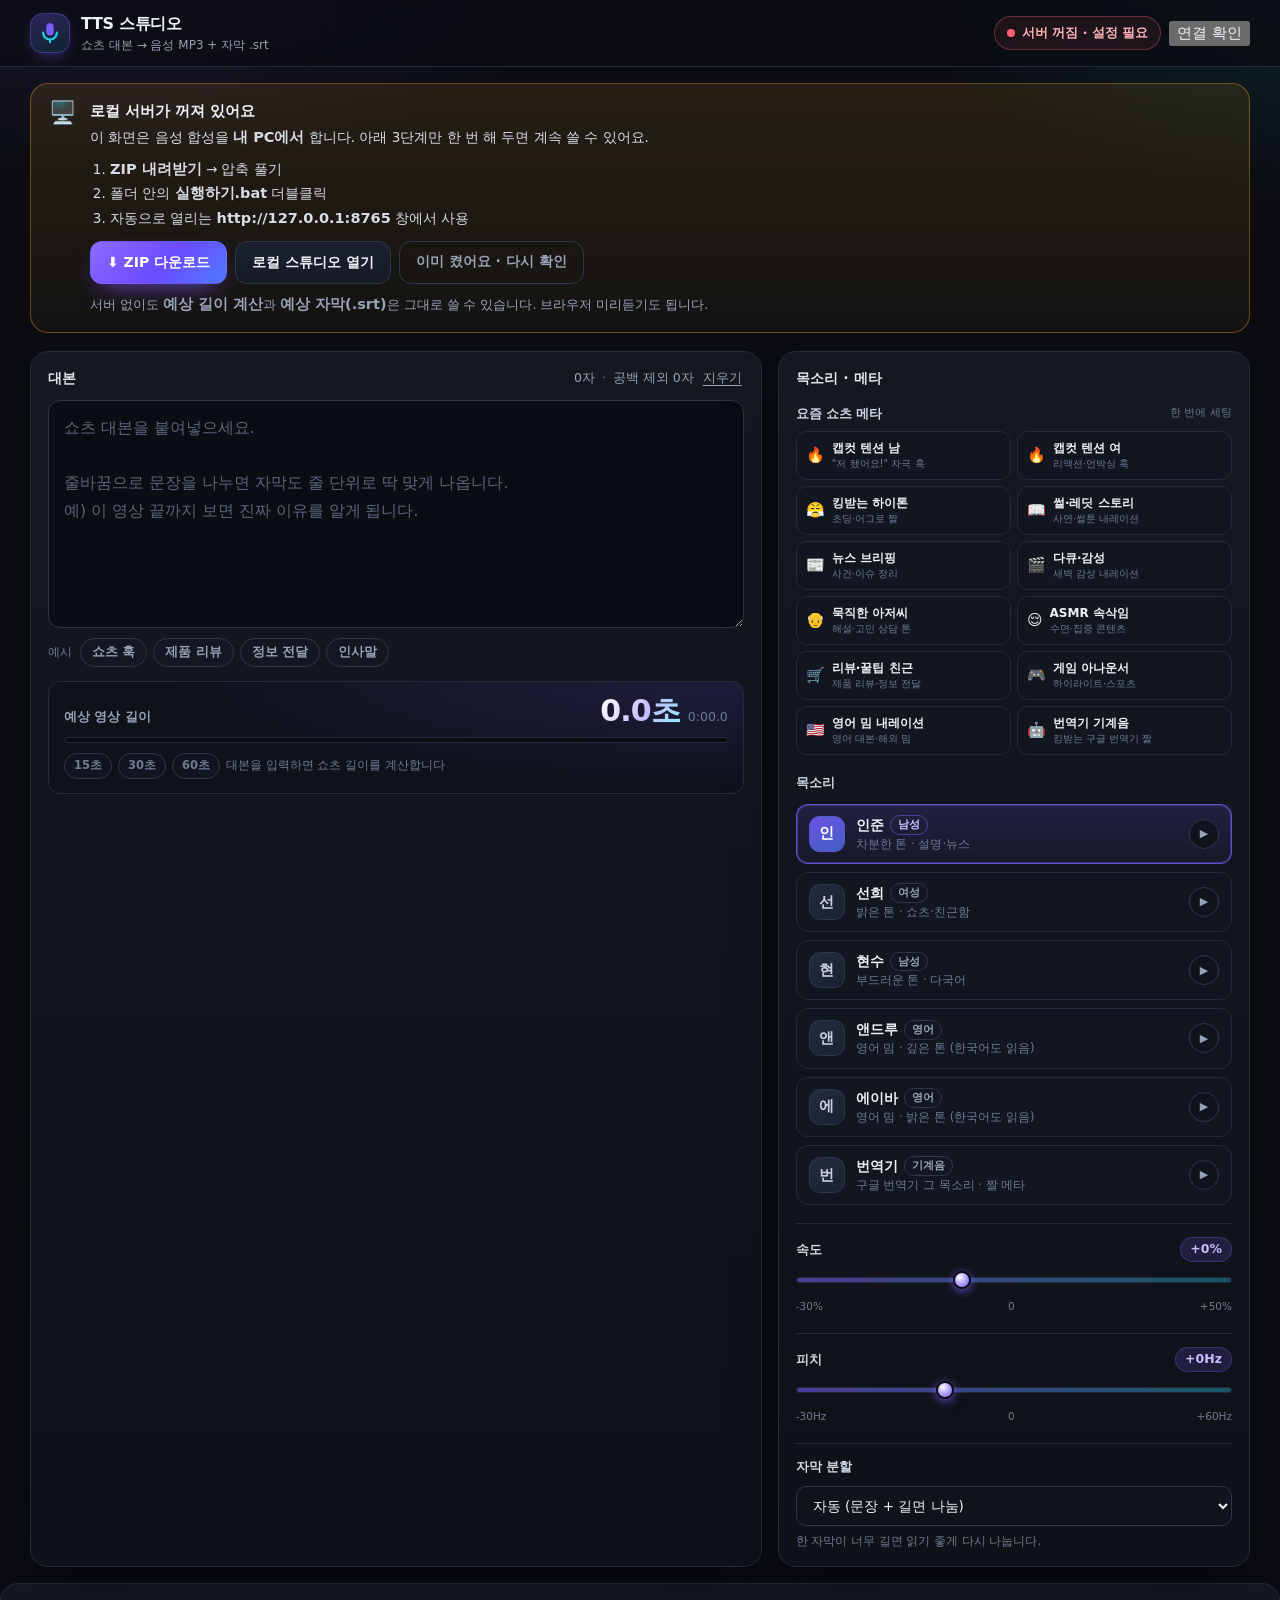
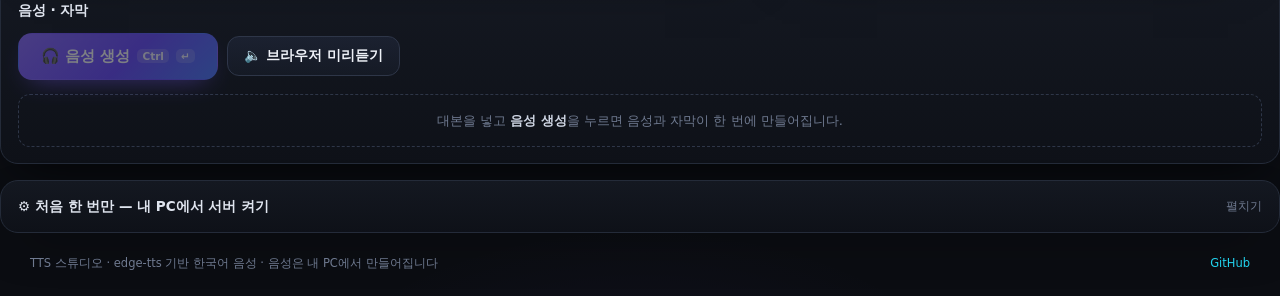
<file: tools/tts-studio/index.html>
<!DOCTYPE html>
<html lang="ko">
<head>
<meta charset="utf-8">
<meta name="viewport" content="width=device-width, initial-scale=1, viewport-fit=cover">
<meta name="theme-color" content="#0b0d12">
<title>TTS 스튜디오 — 한국어 음성 + 자막</title>
<meta name="description" content="한국어 TTS로 쇼츠 대본을 음성(MP3)과 자막(.srt)으로 한 번에. 예상 영상 길이 자동 계산, 속도·피치 조절, 목소리 6종 + 요즘 쇼츠 메타 프리셋 12종.">
<link rel="stylesheet" href="style.css?v=12">
<link rel="icon" href="data:image/svg+xml,%3Csvg xmlns='http://www.w3.org/2000/svg' viewBox='0 0 32 32'%3E%3Crect width='32' height='32' rx='9' fill='%230b0d12'/%3E%3Crect x='13' y='6' width='6' height='13' rx='3' fill='%237c5cff'/%3E%3Cpath d='M8 16a8 8 0 0 0 16 0' stroke='%2322d3ee' stroke-width='2.4' fill='none' stroke-linecap='round'/%3E%3Cpath d='M16 24v3' stroke='%2322d3ee' stroke-width='2.4' stroke-linecap='round'/%3E%3C/svg%3E">
</head>
<body>

<header class="topbar">
  <div class="brand">
    <span class="logo" aria-hidden="true">
      <svg viewBox="0 0 32 32" width="26" height="26"><rect x="11.5" y="4" width="9" height="15" rx="4.5" fill="#7c5cff"/><path d="M7.5 15.5a8.5 8.5 0 0 0 17 0" stroke="#22d3ee" stroke-width="2.6" fill="none" stroke-linecap="round"/><path d="M16 24.5v3" stroke="#22d3ee" stroke-width="2.6" stroke-linecap="round"/></svg>
    </span>
    <div class="brand-txt">
      <b>TTS 스튜디오</b>
      <small>쇼츠 대본 → 음성 MP3 + 자막 .srt</small>
    </div>
  </div>

  <div class="top-right">
    <div class="status" id="status" data-state="checking" title="로컬 서버 연결 상태">
      <span class="dot" aria-hidden="true"></span>
      <span id="statusText">서버 확인 중…</span>
    </div>
    <button type="button" class="ghost" id="btnRetry">연결 확인</button>
  </div>
</header>

<!-- 서버가 꺼져 있을 때 안내 -->
<section class="notice" id="notice" hidden>
  <div class="notice-icon" aria-hidden="true">🖥️</div>
  <div class="notice-body">
    <b id="noticeTitle">로컬 서버가 꺼져 있어요</b>
    <p id="noticeText">
      이 화면은 음성 합성을 <b>내 PC에서</b> 합니다. 아래 3단계만 한 번 해 두면 계속 쓸 수 있어요.
    </p>
    <ol class="steps">
      <li><b>ZIP 내려받기</b> → 압축 풀기</li>
      <li>폴더 안의 <b>실행하기.bat</b> 더블클릭</li>
      <li>자동으로 열리는 <b>http://127.0.0.1:8765</b> 창에서 사용</li>
    </ol>
    <div class="notice-actions">
      <a class="btn primary" id="btnZip" href="https://github.com/anchirong9-arch/tts-studio/archive/refs/heads/main.zip" target="_blank" rel="noopener">⬇ ZIP 다운로드</a>
      <a class="btn" href="http://127.0.0.1:8765/" target="_blank" rel="noopener">로컬 스튜디오 열기</a>
      <button type="button" class="btn ghost" id="btnNoticeRetry">이미 켰어요 · 다시 확인</button>
    </div>
    <p class="notice-foot">서버 없이도 <b>예상 길이 계산</b>과 <b>예상 자막(.srt)</b>은 그대로 쓸 수 있습니다. 브라우저 미리듣기도 됩니다.</p>
  </div>
</section>

<main class="layout">

  <!-- ───── 대본 ───── -->
  <section class="pane script" aria-label="대본 입력">
    <div class="pane-head">
      <h2>대본</h2>
      <div class="counts">
        <span id="charCount">0자</span>
        <span class="sep">·</span>
        <span id="charNoSpace">공백 제외 0자</span>
        <button type="button" class="link" id="btnClear">지우기</button>
      </div>
    </div>

    <label class="sr-only" for="text">대본</label>
    <textarea id="text" spellcheck="false" placeholder="쇼츠 대본을 붙여넣으세요.

줄바꿈으로 문장을 나누면 자막도 줄 단위로 딱 맞게 나옵니다.
예) 이 영상 끝까지 보면 진짜 이유를 알게 됩니다."></textarea>

    <div class="examples" role="group" aria-label="예시 문장">
      <span class="ex-label">예시</span>
      <button type="button" class="chip" data-ex="hook">쇼츠 훅</button>
      <button type="button" class="chip" data-ex="review">제품 리뷰</button>
      <button type="button" class="chip" data-ex="news">정보 전달</button>
      <button type="button" class="chip" data-ex="greet">인사말</button>
    </div>

    <div class="durbar">
      <div class="dur-row">
        <span class="dur-label">예상 영상 길이</span>
        <span class="dur-value"><b id="durValue">0.0초</b><i id="durClock">0:00</i></span>
      </div>
      <div class="meter" aria-hidden="true"><i id="durFill"></i></div>
      <div class="badges" id="durBadges" aria-live="polite">
        <span class="badge" data-limit="15">15초</span>
        <span class="badge" data-limit="30">30초</span>
        <span class="badge" data-limit="60">60초</span>
        <span class="badge-note" id="durNote">대본을 입력하면 쇼츠 길이를 계산합니다</span>
      </div>
    </div>
  </section>

  <!-- ───── 설정 ───── -->
  <aside class="pane settings" aria-label="음성 설정">
    <div class="pane-head"><h2>목소리 · 메타</h2></div>

    <div class="presets-block">
      <div class="presets-head">
        <h3>요즘 쇼츠 메타</h3>
        <span id="presetState">한 번에 세팅</span>
      </div>
      <div class="presets" id="presets" role="group" aria-label="쇼츠 메타 프리셋"></div>
    </div>

    <div class="voices-head"><h3>목소리</h3><span id="engineNote"></span></div>
    <div class="voices" id="voices" role="radiogroup" aria-label="목소리 선택">
      <label class="voice on" data-voice="ko-KR-InJoonNeural">
        <input type="radio" name="voice" value="ko-KR-InJoonNeural" checked>
        <span class="v-avatar" aria-hidden="true">인</span>
        <span class="v-body">
          <b>인준 <em>남성</em></b>
          <small>차분한 톤 · 설명·뉴스</small>
        </span>
        <button type="button" class="v-play" data-preview="ko-KR-InJoonNeural" title="미리듣기" aria-label="인준 미리듣기">▶</button>
      </label>

      <label class="voice" data-voice="ko-KR-SunHiNeural">
        <input type="radio" name="voice" value="ko-KR-SunHiNeural">
        <span class="v-avatar" aria-hidden="true">선</span>
        <span class="v-body">
          <b>선희 <em>여성</em></b>
          <small>밝은 톤 · 쇼츠·친근함</small>
        </span>
        <button type="button" class="v-play" data-preview="ko-KR-SunHiNeural" title="미리듣기" aria-label="선희 미리듣기">▶</button>
      </label>

      <label class="voice" data-voice="ko-KR-HyunsuMultilingualNeural">
        <input type="radio" name="voice" value="ko-KR-HyunsuMultilingualNeural">
        <span class="v-avatar" aria-hidden="true">현</span>
        <span class="v-body">
          <b>현수 <em>남성</em></b>
          <small>부드러운 톤 · 다국어</small>
        </span>
        <button type="button" class="v-play" data-preview="ko-KR-HyunsuMultilingualNeural" title="미리듣기" aria-label="현수 미리듣기">▶</button>
      </label>

      <label class="voice" data-voice="en-US-AndrewMultilingualNeural">
        <input type="radio" name="voice" value="en-US-AndrewMultilingualNeural">
        <span class="v-avatar" aria-hidden="true">앤</span>
        <span class="v-body">
          <b>앤드루 <em>영어</em></b>
          <small>영어 밈 · 깊은 톤 (한국어도 읽음)</small>
        </span>
        <button type="button" class="v-play" data-preview="en-US-AndrewMultilingualNeural" title="미리듣기" aria-label="앤드루 미리듣기">▶</button>
      </label>

      <label class="voice" data-voice="en-US-AvaMultilingualNeural">
        <input type="radio" name="voice" value="en-US-AvaMultilingualNeural">
        <span class="v-avatar" aria-hidden="true">에</span>
        <span class="v-body">
          <b>에이바 <em>영어</em></b>
          <small>영어 밈 · 밝은 톤 (한국어도 읽음)</small>
        </span>
        <button type="button" class="v-play" data-preview="en-US-AvaMultilingualNeural" title="미리듣기" aria-label="에이바 미리듣기">▶</button>
      </label>

      <label class="voice" data-voice="gtts-ko" data-engine="gtts">
        <input type="radio" name="voice" value="gtts-ko">
        <span class="v-avatar" aria-hidden="true">번</span>
        <span class="v-body">
          <b>번역기 <em>기계음</em></b>
          <small>구글 번역기 그 목소리 · 짤 메타</small>
        </span>
        <span class="v-flag" id="gttsFlag" hidden>설치 필요</span>
        <button type="button" class="v-play" data-preview="gtts-ko" title="미리듣기" aria-label="번역기 미리듣기">▶</button>
      </label>
    </div>

    <div class="slider-block">
      <div class="slider-head"><h3>속도</h3><b id="rateValue">+0%</b></div>
      <input type="range" id="rate" min="-30" max="50" step="1" value="0" aria-label="속도">
      <div class="scale"><span>-30%</span><span>0</span><span>+50%</span></div>
    </div>

    <div class="slider-block">
      <div class="slider-head"><h3>피치</h3><b id="pitchValue">+0Hz</b></div>
      <input type="range" id="pitch" min="-30" max="60" step="1" value="0" aria-label="피치">
      <div class="scale"><span>-30Hz</span><span>0</span><span>+60Hz</span></div>
      <p class="hint" id="engineHint" hidden>번역기 목소리는 속도·피치가 고정입니다. 속도를 -10% 아래로 내리면 천천히 읽어요.</p>
    </div>

    <div class="split-block">
      <div class="slider-head"><h3>자막 분할</h3></div>
      <select id="split" aria-label="자막 분할 방식">
        <option value="auto">자동 (문장 + 길면 나눔)</option>
        <option value="line">줄바꿈 기준</option>
        <option value="sentence">마침표·쉼표 기준</option>
      </select>
      <p class="hint" id="splitHint">한 자막이 너무 길면 읽기 좋게 다시 나눕니다.</p>
    </div>
  </aside>
</main>

<!-- ───── 결과 ───── -->
<section class="pane result" aria-label="생성 결과">
  <div class="result-head">
    <h2>음성 · 자막</h2>
    <div class="result-meta" id="resultMeta"></div>
  </div>

  <div class="actions">
    <button type="button" class="btn primary big" id="btnGenerate">
      <span class="spin" hidden aria-hidden="true"></span>
      <span id="btnGenerateText">🎧 음성 생성</span>
      <kbd>Ctrl</kbd><kbd>↵</kbd>
    </button>
    <button type="button" class="btn" id="btnPreview" title="서버 없이 브라우저 음성으로 대충 들어보기">🔈 브라우저 미리듣기</button>
    <button type="button" class="btn" id="btnStop" hidden>■ 정지</button>
  </div>

  <div class="error" id="error" hidden></div>

  <div class="player" id="playerWrap" hidden>
    <audio id="audio" controls preload="metadata"></audio>
    <div class="player-meta">
      <span id="audioMeta">—</span>
      <span class="tag" id="audioWarn" hidden></span>
    </div>
  </div>

  <div class="downloads" id="dlWrap" hidden>
    <button type="button" class="btn" id="btnMp3" disabled>⬇ MP3 저장</button>
    <button type="button" class="btn" id="btnSrt">⬇ .srt 자막</button>
    <button type="button" class="btn ghost" id="btnCopySrt">📋 자막 복사</button>
    <span class="dl-hint" id="dlHint">서버가 꺼져 있어도 자막은 예상 타이밍으로 받을 수 있어요.</span>
  </div>

  <div class="subs" id="subsWrap" hidden>
    <div class="subs-head">
      <b>자막 미리보기</b>
      <span id="subsCount"></span>
    </div>
    <ol class="subs-list" id="subsList"></ol>
  </div>

  <p class="empty" id="emptyState">
    대본을 넣고 <b>음성 생성</b>을 누르면 음성과 자막이 한 번에 만들어집니다.
  </p>
</section>

<!-- ───── 사용 안내 ───── -->
<details class="pane setup" id="setup">
  <summary><span>⚙️ 처음 한 번만 — 내 PC에서 서버 켜기</span><i>펼치기</i></summary>
  <div class="setup-body">
    <ol class="steps big">
      <li>
        <b>ZIP 내려받기</b>
        <p>아래 버튼으로 <code>tts-studio</code> 폴더를 받아 압축을 풉니다. (원하는 위치 아무 곳이나 OK)</p>
        <a class="btn" href="https://github.com/anchirong9-arch/tts-studio/archive/refs/heads/main.zip" target="_blank" rel="noopener">⬇ tts-studio.zip</a>
      </li>
      <li>
        <b>실행하기.bat 더블클릭</b>
        <p>처음 한 번은 자동으로 필요한 패키지(edge-tts)를 설치합니다. 1~2분 걸리고, 그다음부터는 바로 켜집니다. 검은 창은 <b>켜 둔 채로</b> 사용하세요.</p>
      </li>
      <li>
        <b>브라우저가 자동으로 열립니다</b>
        <p><code>http://127.0.0.1:8765</code> 창에서 작업하면 됩니다. 이 GitHub 화면에서도 서버만 켜져 있으면 그대로 쓸 수 있어요.</p>
      </li>
    </ol>
    <p class="hint">Python이 없다고 나오면 <a href="https://www.python.org/downloads/windows/" target="_blank" rel="noopener">python.org</a>에서 설치하세요. 설치 첫 화면의 <b>“Add python.exe to PATH”</b>를 꼭 체크하세요.</p>
  </div>
</details>

<footer class="foot">
  <span>TTS 스튜디오 · edge-tts 기반 한국어 음성 · 음성은 내 PC에서 만들어집니다</span>
  <a href="https://github.com/anchirong9-arch/tts-studio" target="_blank" rel="noopener">GitHub</a>
</footer>

<script src="app.js?v=12"></script>
</body>
</html>
</file>
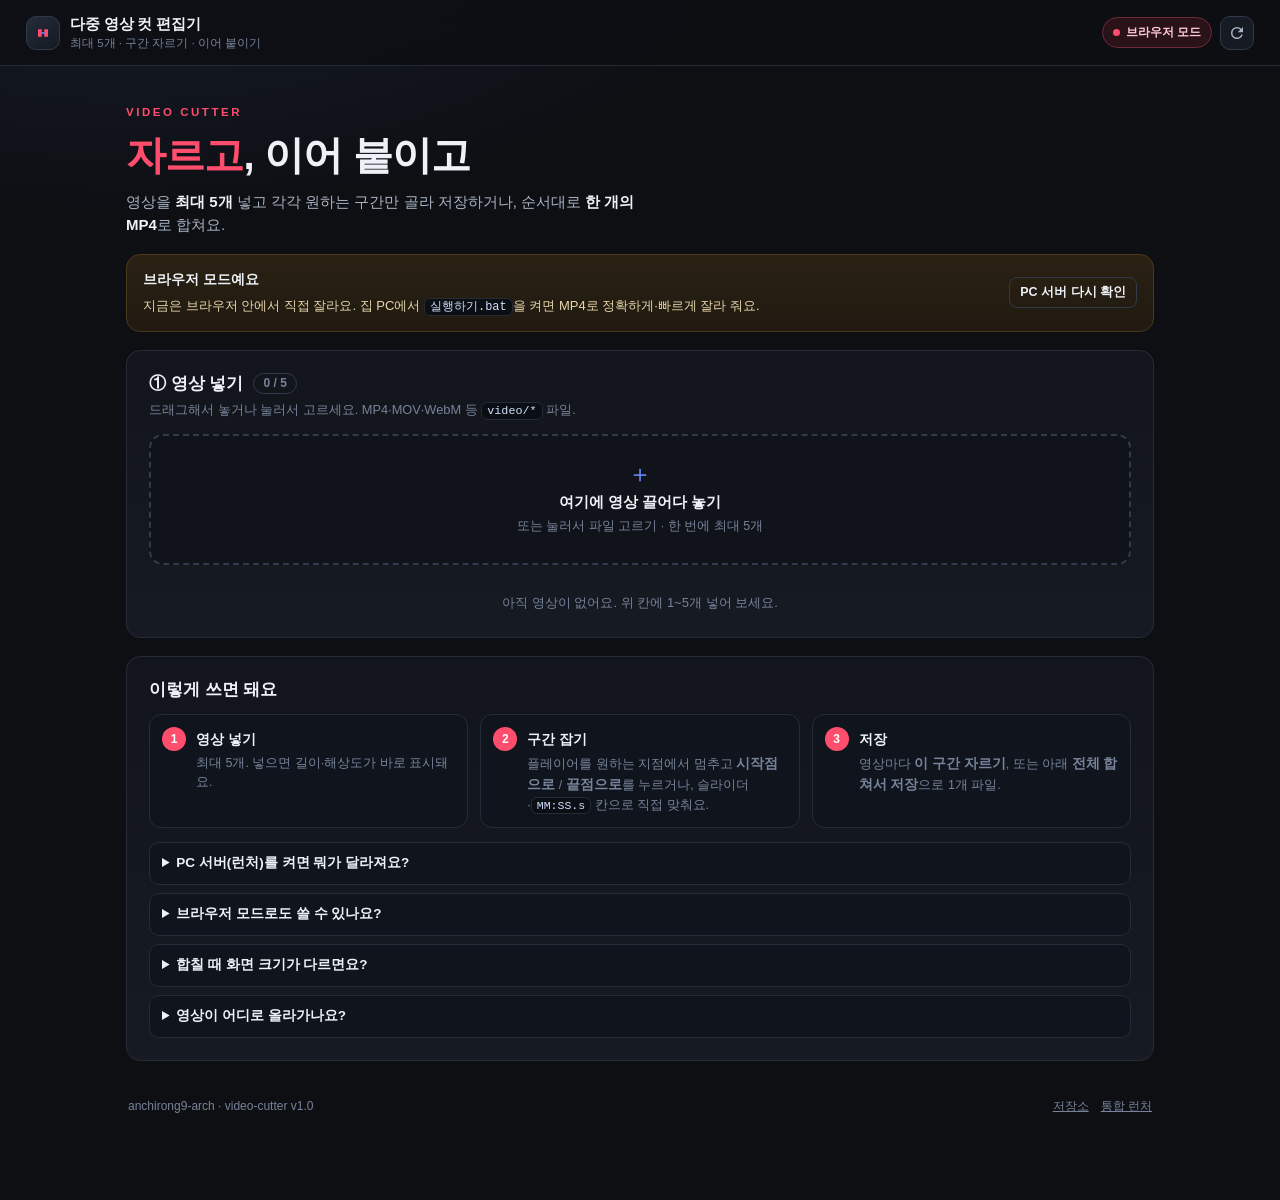
<file: tools/video-cutter/index.html>
<!DOCTYPE html>
<html lang="ko">
<head>
<meta charset="utf-8">
<meta name="viewport" content="width=device-width, initial-scale=1, viewport-fit=cover">
<meta name="theme-color" content="#0d0f13">
<title>다중 영상 컷 편집기 — 최대 5개 자르기 · 합치기</title>
<meta name="description" content="영상 최대 5개를 넣고 각각 원하는 구간만 잘라 저장하거나, 순서대로 하나의 MP4로 합치는 컷 편집기. 집 PC 런처가 켜져 있으면 ffmpeg로 정확하게, 아니면 브라우저에서 바로.">
<meta property="og:title" content="다중 영상 컷 편집기 — 자르고, 합치고">
<meta property="og:description" content="영상 최대 5개 · 구간 자르기 · 이어 붙이기. PC 런처를 켜면 ffmpeg 정확 컷, 안 켜도 브라우저에서 바로.">
<meta property="og:type" content="website">
<link rel="icon" href="data:image/svg+xml,%3Csvg xmlns='http://www.w3.org/2000/svg' viewBox='0 0 32 32'%3E%3Crect width='32' height='32' rx='8' fill='%230d0f13'/%3E%3Cpath d='M8 11h6v10H8zM18 11h6v10h-6z' fill='%23ff4d6d'/%3E%3Cpath d='M14 16h4' stroke='%236c8cff' stroke-width='2.4' stroke-linecap='round'/%3E%3C/svg%3E">
<link rel="stylesheet" href="style.css?v=2">
</head>
<body>

<header class="topbar">
  <div class="brand">
    <span class="logo" aria-hidden="true">
      <svg viewBox="0 0 32 32" aria-hidden="true"><path d="M8 10h6v12H8zM18 10h6v12h-6z" fill="currentColor"/><path d="M14 16h4" stroke="#6c8cff" stroke-width="2.6" stroke-linecap="round"/></svg>
    </span>
    <div>
      <b>다중 영상 컷 편집기</b>
      <small>최대 5개 · 구간 자르기 · 이어 붙이기</small>
    </div>
  </div>
  <div class="top-right">
    <span class="pill wait" id="connPill" role="status" aria-live="polite"><i></i><span>연결 확인 중</span></span>
    <button class="icon-btn" id="reconnect" type="button" aria-label="PC 서버 다시 확인" title="PC 서버 다시 확인">
      <svg viewBox="0 0 24 24" aria-hidden="true"><path d="M17.65 6.35A7.96 7.96 0 0 0 12 4a8 8 0 1 0 7.73 10h-2.08A6 6 0 1 1 12 6c1.66 0 3.14.69 4.22 1.78L13 11h7V4l-2.35 2.35Z"/></svg>
    </button>
  </div>
</header>

<main class="wrap">

  <section class="hero">
    <p class="kicker">VIDEO CUTTER</p>
    <h1><em>자르고</em>, 이어 붙이고</h1>
    <p class="lede">영상을 <b>최대 5개</b> 넣고 각각 원하는 구간만 골라 저장하거나, 순서대로 <b>한 개의 MP4</b>로 합쳐요.</p>
  </section>

  <!-- 연결 상태 안내 -->
  <section class="notice" id="modeNotice" hidden>
    <div class="notice-txt">
      <b id="modeTitle">브라우저 모드예요</b>
      <span id="modeDesc">지금은 브라우저 안에서 직접 잘라요. 집 PC에서 <code>실행하기.bat</code>을 켜면 MP4로 정확하게·빠르게 잘라 줘요.</span>
    </div>
    <button class="btn sm ghost" id="reconnect2" type="button">PC 서버 다시 확인</button>
  </section>

  <!-- 파일 넣기 -->
  <section class="block">
    <div class="block-head">
      <h2>① 영상 넣기 <span class="cnt" id="slotCount">0 / 5</span></h2>
      <p class="block-sub">드래그해서 놓거나 눌러서 고르세요. MP4·MOV·WebM 등 <code>video/*</code> 파일.</p>
    </div>

    <div class="drop" id="drop" tabindex="0" role="button" aria-label="영상 파일 선택">
      <input id="fileInput" type="file" accept="video/*" multiple hidden>
      <span class="drop-ico" aria-hidden="true">＋</span>
      <b>여기에 영상 끌어다 놓기</b>
      <span class="drop-sub">또는 눌러서 파일 고르기 · 한 번에 최대 5개</span>
    </div>

    <div class="clips" id="clips"></div>
    <p class="empty" id="emptyHint">아직 영상이 없어요. 위 칸에 1~5개 넣어 보세요.</p>
  </section>

  <!-- 실행 -->
  <section class="block actions" id="actionBlock" hidden>
    <div class="block-head">
      <h2>② 자르기 · 합치기</h2>
      <p class="block-sub">각 영상에서 구간을 고른 뒤, 하나씩 저장하거나 아래 버튼으로 순서대로 합쳐요.</p>
    </div>

    <div class="run-row">
      <button class="btn primary big" id="concatBtn" type="button">
        <span aria-hidden="true">🎬</span> 전체 합쳐서 저장
      </button>
      <div class="run-meta">
        <b id="sumText">—</b>
        <span id="sumSub">포함할 영상과 구간을 확인하세요</span>
      </div>
    </div>

    <div class="job" id="job" hidden>
      <div class="job-bar"><i id="jobFill"></i></div>
      <p class="job-txt" id="jobText">준비 중…</p>
    </div>

    <div class="results" id="results" hidden>
      <h3>저장된 파일</h3>
      <ul id="resultList"></ul>
    </div>

    <p class="fine" id="modeFine"></p>
  </section>

  <section class="block how">
    <div class="block-head">
      <h2>이렇게 쓰면 돼요</h2>
    </div>
    <ol class="steps">
      <li><span class="step-no">1</span><div><b>영상 넣기</b><p>최대 5개. 넣으면 길이·해상도가 바로 표시돼요.</p></div></li>
      <li><span class="step-no">2</span><div><b>구간 잡기</b><p>플레이어를 원하는 지점에서 멈추고 <b>시작점으로</b> / <b>끝점으로</b>를 누르거나, 슬라이더·<code>MM:SS.s</code> 칸으로 직접 맞춰요.</p></div></li>
      <li><span class="step-no">3</span><div><b>저장</b><p>영상마다 <b>이 구간 자르기</b>, 또는 아래 <b>전체 합쳐서 저장</b>으로 1개 파일.</p></div></li>
    </ol>

    <div class="faq">
      <details>
        <summary>PC 서버(런처)를 켜면 뭐가 달라져요?</summary>
        <p>집 PC의 <b>ffmpeg</b>가 직접 잘라서 <b>MP4(원본 화질에 가깝게)</b>로 빠르게 저장해요. 구간도 프레임 단위로 정확합니다. 런처의 <b>영상 컷 편집기</b> 카드로 열면 자동으로 연결돼요.</p>
      </details>
      <details>
        <summary>브라우저 모드로도 쓸 수 있나요?</summary>
        <p>네. 서버 없이도 미리보기와 <b>WebM 녹화 저장</b>이 됩니다. 다만 실제 재생 속도만큼 시간이 걸리고(10초 구간 = 10초), 화질은 재인코딩된 결과예요. 휴대폰에서는 이 모드로 짧은 구간에 쓰기 좋아요.</p>
      </details>
      <details>
        <summary>합칠 때 화면 크기가 다르면요?</summary>
        <p>PC 서버 모드에서는 <b>첫 영상 크기</b>에 맞춰 나머지를 여백(검은 띠)과 함께 넣어요. 브라우저 모드도 같은 방식(비율 유지 + 여백)으로 맞춰요.</p>
      </details>
      <details>
        <summary>영상이 어디로 올라가나요?</summary>
        <p>PC 서버 모드는 <b>내 PC 안(127.0.0.1)</b>에서만 처리하고 외부로 보내지 않아요. 브라우저 모드는 아예 업로드 없이 브라우저 안에서만 처리합니다.</p>
      </details>
    </div>
  </section>

  <footer class="foot">
    <p>anchirong9-arch · video-cutter v1.0</p>
    <p class="foot-links">
      <a href="https://github.com/anchirong9-arch/video-cutter" target="_blank" rel="noopener">저장소</a>
      <a href="https://anchirong9-arch.github.io/studio-launcher/" target="_blank" rel="noopener">통합 런처</a>
    </p>
  </footer>
</main>

<div class="toast" id="toast" role="status" aria-live="polite" hidden></div>

<script src="app.js?v=2"></script>
</body>
</html>
</file>
<file: style.css>
:root{
  --bg:#0d0f13;
  --bg2:#14171d;
  --card:#161a21;
  --card2:#1b2029;
  --line:#262c37;
  --line2:#313845;
  --txt:#eef1f6;
  --muted:#98a1b1;
  --dim:#6f7889;
  --accent:#ff4d6d;
  --accent2:#6c8cff;
  --ok:#41d18b;
  --warn:#ffb020;
  --radius:16px;
  color-scheme:dark;
}

*{box-sizing:border-box}
[hidden]{display:none !important}
html,body{margin:0}
html{scroll-behavior:smooth}
body{
  background:
    radial-gradient(900px 520px at 8% -12%, #1d2433 0%, transparent 62%),
    radial-gradient(760px 420px at 100% -4%, #2b1520 0%, transparent 58%),
    var(--bg);
  color:var(--txt);
  font-family:"Pretendard","Apple SD Gothic Neo","Malgun Gothic","Noto Sans KR",system-ui,-apple-system,sans-serif;
  -webkit-font-smoothing:antialiased;
  line-height:1.5;
  min-height:100vh;
}
button{font-family:inherit;color:inherit}
a{color:inherit}
code{
  background:#ffffff10;
  border:1px solid #ffffff14;
  border-radius:6px;
  padding:1px 6px;
  font-family:"Cascadia Mono","D2Coding",ui-monospace,SFMono-Regular,Menlo,monospace;
  font-size:.88em;
}

/* ── topbar ── */
.topbar{
  position:sticky;top:0;z-index:30;
  display:flex;align-items:center;justify-content:space-between;gap:12px;flex-wrap:wrap;
  padding:11px max(14px,env(safe-area-inset-left)) 11px max(14px,env(safe-area-inset-right));
  background:rgba(13,15,19,.8);
  backdrop-filter:blur(14px);
  border-bottom:1px solid var(--line);
}
.brand{display:flex;align-items:center;gap:10px;min-width:0}
.logo{
  width:31px;height:31px;border-radius:10px;flex:none;position:relative;
  background:linear-gradient(160deg,var(--accent) 0 52%,#2a1119 52% 100%);
  box-shadow:0 0 0 1px #ffffff14 inset;
}
.logo::after{
  content:"";position:absolute;left:6px;right:6px;bottom:7px;height:6px;border-radius:2px;background:#0d0f13;
}
.brand b{display:block;font-size:15px;letter-spacing:-.25px}
.brand small{display:block;color:var(--muted);font-size:11px;margin-top:1px}

.top-right{display:flex;align-items:center;gap:8px}
.sum{
  display:inline-flex;align-items:center;gap:7px;
  background:var(--bg2);border:1px solid var(--line);border-radius:999px;
  padding:6px 12px 6px 10px;font-size:12px;color:var(--muted);
}
.sum i{width:8px;height:8px;border-radius:50%;background:var(--dim);flex:none}
.sum b{color:var(--txt);font-weight:700;font-size:12.5px}
.sum.on{border-color:#1f4c39;background:#0f2019}
.sum.on i{background:var(--ok);box-shadow:0 0 0 4px #41d18b1f;animation:pulse 2.6s infinite}
.sum.wait i{background:var(--warn);animation:pulse 1.4s infinite}
.sum.off i{background:#4a5162}
@keyframes pulse{0%,100%{opacity:1}50%{opacity:.35}}

.icon-btn{
  width:34px;height:34px;display:grid;place-items:center;
  background:var(--bg2);border:1px solid var(--line);border-radius:10px;cursor:pointer;
  color:var(--muted);transition:.15s;
}
.icon-btn svg{width:16px;height:16px;fill:currentColor}
.icon-btn:hover{color:var(--txt);border-color:var(--line2)}
.icon-btn.spin svg{animation:spin .7s linear}
@keyframes spin{to{transform:rotate(360deg)}}

/* ── layout ── */
.wrap{
  max-width:1080px;margin:0 auto;
  padding:26px max(16px,env(safe-area-inset-left)) 60px max(16px,env(safe-area-inset-right));
  display:flex;flex-direction:column;gap:34px;
}

/* ── hero ── */
.hero{padding:6px 2px 0}
.kicker{
  margin:0 0 10px;font-size:11px;letter-spacing:.16em;font-weight:800;color:var(--accent);
  text-transform:uppercase;
}
.hero h1{
  margin:0;font-size:clamp(30px,6.2vw,46px);line-height:1.12;letter-spacing:-1.2px;font-weight:800;
}
.hero h1 em{
  font-style:normal;
  background:linear-gradient(100deg,var(--accent) 0%,#ff8ba0 45%,var(--accent2) 100%);
  -webkit-background-clip:text;background-clip:text;color:transparent;
}
.lede{margin:14px 0 0;color:#c3cad6;font-size:15px;max-width:60ch}
.lede b{color:var(--txt);font-weight:700}

.hero-actions{display:flex;flex-wrap:wrap;gap:9px;margin-top:20px}

.btn{
  display:inline-flex;align-items:center;justify-content:center;gap:7px;
  padding:11px 17px;border-radius:12px;font-size:13.5px;font-weight:700;
  background:var(--card2);border:1px solid var(--line2);color:var(--txt);
  text-decoration:none;cursor:pointer;transition:.15s;white-space:nowrap;
}
.btn:hover{background:#232935;border-color:#3b4454;transform:translateY(-1px)}
.btn.primary{
  background:linear-gradient(180deg,#ff5c7a,#e93e5d);border-color:#ff6c88;color:#fff;
  box-shadow:0 8px 20px #ff4d6d2e;
}
.btn.primary:hover{background:linear-gradient(180deg,#ff6f8a,#ee4765)}
.btn.ghost{background:transparent;border-color:var(--line);color:var(--muted)}
.btn.ghost:hover{color:var(--txt);background:#ffffff08}
.btn.sm{padding:8px 13px;font-size:12.5px;border-radius:10px}
.btn[aria-disabled="true"]{opacity:.5;cursor:not-allowed;transform:none}

.fine{margin:12px 0 0;font-size:11.5px;color:var(--dim)}

/* ── 버전 · 업데이트 ── */
.verbar{
  display:flex;align-items:center;justify-content:space-between;gap:12px;flex-wrap:wrap;
  padding:11px 14px;border-radius:14px;
  background:linear-gradient(180deg,#141a22 0%,#12161c 100%);
  border:1px solid var(--line);
}
.ver-txt{display:flex;flex-direction:column;gap:2px;min-width:210px}
.ver-txt b{font-size:12.5px;font-weight:700;color:#cdd4e0}
.ver-txt b span:last-child{color:var(--txt);font-variant-numeric:tabular-nums}
.ver-txt>span{font-size:11.5px;color:var(--muted)}
.verbar.ok{border-color:#22402f;background:linear-gradient(180deg,#131b17 0%,#111713 100%)}
.verbar.ok #verLatest{color:#7fbba2}
.verbar.new{border-color:#4a3418;background:linear-gradient(180deg,#221a12 0%,#1a1510 100%)}
.verbar.new #verLatest{color:#ffd08a}
.ver-actions{display:flex;gap:7px;flex-wrap:wrap}

/* ── banner ── */
.banner{
  display:flex;align-items:center;gap:14px;flex-wrap:wrap;justify-content:space-between;
  padding:14px 16px;border-radius:14px;
  background:linear-gradient(180deg,#221a12,#1a1510);
  border:1px solid #4a3418;
}
.banner-txt{display:flex;flex-direction:column;gap:3px;min-width:220px}
.banner-txt b{font-size:13.5px;color:#ffd08a}
.banner-txt span{font-size:12.5px;color:#c8b79b}

/* ── block ── */
.block{display:flex;flex-direction:column;gap:14px}
.block-head h2{
  margin:0;font-size:17px;letter-spacing:-.3px;display:flex;align-items:center;gap:8px;
}
.cnt{
  display:inline-grid;place-items:center;min-width:20px;height:20px;padding:0 6px;
  border-radius:999px;background:#ffffff10;border:1px solid #ffffff14;
  font-size:11px;font-weight:800;color:var(--muted);
}
.block-sub{margin:6px 0 0;font-size:12.5px;color:var(--muted)}

.grid{
  display:grid;gap:12px;
  grid-template-columns:repeat(auto-fill,minmax(272px,1fr));
}

/* ── card ── */
.card{
  position:relative;
  background:linear-gradient(180deg,var(--card) 0%,#14181f 100%);
  border:1px solid var(--line);border-radius:var(--radius);
  padding:14px 15px 13px;text-decoration:none;color:inherit;
  display:flex;flex-direction:column;gap:9px;
  transition:border-color .18s,transform .18s,box-shadow .18s;
}
.card:hover{border-color:var(--line2);transform:translateY(-2px);box-shadow:0 12px 26px #0006}
.card.srv::before{
  content:"";position:absolute;left:0;top:14px;bottom:14px;width:3px;border-radius:0 3px 3px 0;
  background:var(--dim);opacity:.5;transition:.2s;
}
.card.srv.on::before{background:var(--ok);opacity:1;box-shadow:0 0 14px #41d18b66}
.card.srv.on{border-color:#22402f;background:linear-gradient(180deg,#151d1a 0%,#131810 100%)}

.ch{display:flex;align-items:flex-start;gap:10px}
.num{
  flex:none;width:23px;height:23px;border-radius:8px;display:grid;place-items:center;
  background:#ffffff0c;border:1px solid #ffffff14;font-size:11.5px;font-weight:800;color:var(--muted);
}
.ct{min-width:0;flex:1}
.ct b{display:block;font-size:14.5px;letter-spacing:-.2px}
.meta{display:block;font-size:11.5px;color:var(--dim);margin-top:1px}

.cd{margin:0;font-size:12.5px;color:#b9c1cf;line-height:1.55}
.cd b{color:#e7ecf4;font-weight:700}
.cdetail{
  margin:0;font-size:11.5px;color:var(--dim);
  padding-top:8px;border-top:1px dashed #ffffff0f;
}
.card.srv.on .cdetail{color:#7fbba2}

.ca{display:flex;gap:7px;flex-wrap:wrap;margin-top:auto;padding-top:2px}

/* 상태 알약 */
.pill{
  flex:none;display:inline-flex;align-items:center;gap:5px;
  font-size:11px;font-weight:700;padding:4px 9px;border-radius:999px;
  border:1px solid var(--line2);color:var(--muted);background:#ffffff08;white-space:nowrap;
}
.pill i{width:6px;height:6px;border-radius:50%;background:currentColor;flex:none}
.pill.wait{color:var(--warn);border-color:#4a3a16;background:#221b0d}
.pill.on{color:var(--ok);border-color:#1f4c39;background:#0f2019}
.pill.on i{box-shadow:0 0 0 3px #41d18b22;animation:pulse 2.6s infinite}
.pill.off{color:#8b93a4;border-color:#2b3240;background:#151a22}
.pill.warn{color:var(--warn);border-color:#4a3a16;background:#221b0d}

/* 웹 카드 */
.card.web{cursor:pointer}
.card.web .go{
  flex:none;color:var(--dim);font-size:14px;line-height:1;transition:.18s;
}
.card.web:hover .go{color:var(--accent);transform:translate(2px,-2px)}
.tag.new{
  position:absolute;top:-7px;right:12px;
  background:var(--accent2);color:#08101f;font-size:9.5px;font-weight:800;letter-spacing:.06em;
  padding:2px 7px;border-radius:999px;
}

.under-grid{display:flex;align-items:center;justify-content:space-between;gap:10px;flex-wrap:wrap}
.hint{margin:0;font-size:11.5px;color:var(--dim)}
.hint b{color:var(--muted)}

/* ── 크리에이터 툴킷: 미니 앱 아이콘 도크 ── */
.dock{
  display:flex;align-items:flex-start;gap:6px;
  padding:16px 10px 12px;
  background:linear-gradient(180deg,#151a21 0%,#12161c 100%);
  border:1px solid var(--line);border-radius:20px;
  overflow-x:auto;overscroll-behavior-x:contain;
  scroll-snap-type:x proximity;-webkit-overflow-scrolling:touch;
  scrollbar-width:none;
}
.dock::-webkit-scrollbar{display:none}
.app{
  flex:1 0 auto;min-width:74px;
  display:flex;flex-direction:column;align-items:center;gap:7px;
  padding:2px 3px 4px;border-radius:14px;
  text-decoration:none;color:inherit;scroll-snap-align:center;
  transition:transform .16s;
}
.app:hover{transform:translateY(-3px)}
.app:active{transform:translateY(-1px) scale(.97)}
.app-ico{
  position:relative;width:56px;height:56px;border-radius:16px;flex:none;
  display:grid;place-items:center;
  background:linear-gradient(160deg,var(--c1,#2a3140) 0%,var(--c2,#1b2029) 100%);
  box-shadow:0 6px 14px #0007, 0 0 0 1px #ffffff24 inset;
  transition:box-shadow .16s;
}
.app:hover .app-ico{box-shadow:0 10px 20px #0008, 0 0 0 1px #ffffff38 inset}
.app-ico::after{
  content:"";position:absolute;inset:0;border-radius:inherit;pointer-events:none;
  background:linear-gradient(180deg,#ffffff30 0%,transparent 44%);
}
.app-ico svg{
  position:relative;z-index:1;width:26px;height:26px;
  fill:none;stroke:#fff;stroke-width:1.9;stroke-linecap:round;stroke-linejoin:round;
  filter:drop-shadow(0 1px 2px #0005);
}
.app-name{
  font-size:11.5px;font-weight:700;color:#cdd4e0;letter-spacing:-.2px;white-space:nowrap;
}
.app:hover .app-name{color:#fff}
.inline-link{color:#9db4ff;text-decoration:none}
.inline-link:hover{text-decoration:underline}

@media (min-width:641px){
  .dock{justify-content:center;gap:10px;padding:18px 14px 14px}
  .app{min-width:92px}
  .app-ico{width:64px;height:64px;border-radius:18px}
  .app-ico svg{width:30px;height:30px}
}

/* ── panel ── */
.panel{
  background:linear-gradient(180deg,#1a1620,#151319);
  border:1px solid #3a2a34;border-radius:var(--radius);
  padding:16px;display:flex;flex-direction:column;gap:11px;
}
.panel-head{display:flex;align-items:center;justify-content:space-between;gap:10px}
.panel-head b{font-size:14px}
.panel-txt{margin:0;font-size:12.5px;color:#bdb3ad;line-height:1.6}
.panel-txt b{color:#f0e9e6}

.key-form{display:grid;gap:9px;grid-template-columns:1fr 1fr;margin-top:4px}
.key-form label{display:flex;flex-direction:column;gap:5px;font-size:11.5px;color:var(--muted)}
.key-form input{
  width:100%;padding:10px 12px;border-radius:10px;font-size:13px;
  background:#0e1015;border:1px solid #2f3542;color:var(--txt);
  font-family:inherit;outline:none;transition:.15s;
}
.key-form input:focus{border-color:var(--accent);box-shadow:0 0 0 3px #ff4d6d1f}
.key-row{grid-column:1/-1;display:flex;align-items:center;gap:10px;flex-wrap:wrap}
.msg{font-size:12px;color:var(--muted)}
.msg.ok{color:var(--ok)}
.msg.err{color:#ff8095}

/* ── steps ── */
.steps{list-style:none;margin:0;padding:0;display:grid;gap:10px}
.steps li{
  display:flex;gap:13px;align-items:flex-start;
  background:var(--card);border:1px solid var(--line);border-radius:14px;padding:14px 15px;
}
.step-no{
  flex:none;width:26px;height:26px;border-radius:9px;display:grid;place-items:center;
  background:linear-gradient(180deg,#2a3140,#202632);border:1px solid var(--line2);
  font-size:12px;font-weight:800;color:#cfd6e2;
}
.steps b{font-size:13.5px}
.steps p{margin:4px 0 0;font-size:12.5px;color:var(--muted);line-height:1.6}
.steps a{color:#9db4ff}

.faq{display:grid;gap:8px;margin-top:6px}
.faq details{
  background:var(--bg2);border:1px solid var(--line);border-radius:12px;
  padding:11px 14px;font-size:12.5px;
}
.faq summary{cursor:pointer;font-weight:700;color:#cdd4e0;list-style:none}
.faq summary::-webkit-details-marker{display:none}
.faq summary::before{content:"＋ ";color:var(--dim);font-weight:700}
.faq details[open] summary::before{content:"－ "}
.faq p{margin:8px 0 0;color:var(--muted);line-height:1.65}

/* ── foot ── */
.foot{
  display:flex;align-items:center;justify-content:space-between;gap:10px;flex-wrap:wrap;
  padding-top:18px;border-top:1px solid var(--line);
  font-size:11.5px;color:var(--dim);
}
.foot p{margin:0}
.foot-links{display:flex;gap:14px}
.foot-links a{text-decoration:none;color:var(--muted)}
.foot-links a:hover{color:var(--txt)}

/* ── toast ── */
.toast{
  position:fixed;left:50%;bottom:max(20px,env(safe-area-inset-bottom));transform:translateX(-50%);
  background:#1d222c;border:1px solid var(--line2);border-radius:12px;
  padding:11px 16px;font-size:12.5px;color:var(--txt);z-index:60;
  box-shadow:0 14px 34px #0009;max-width:calc(100vw - 32px);
}

/* ── 모바일 ── */
@media (max-width:640px){
  .wrap{padding-top:20px;gap:28px}
  .hero h1{letter-spacing:-.8px}
  .lede{font-size:13.5px}
  .hero-actions .btn{flex:1 1 auto;justify-content:center}
  .grid{grid-template-columns:1fr}
  .key-form{grid-template-columns:1fr}
  .card{padding:13px 14px}
  .topbar{gap:8px}
  .brand small{font-size:10px}
  .ca .btn{flex:1}
  .dock{gap:4px;padding:14px 8px 10px;border-radius:16px}
  .app{min-width:66px}
  .app-ico{width:52px;height:52px;border-radius:15px}
  .app-ico svg{width:24px;height:24px}
  .app-name{font-size:11px}
  .verbar{flex-direction:column;align-items:stretch;padding:12px 13px}
  .ver-actions .btn{flex:1}
}

@media (prefers-reduced-motion:reduce){
  *{animation:none !important;transition:none !important;scroll-behavior:auto}
}
</file>
<file: tools/coupas-hunter/style.css>
:root {
  --bg: #0f1117;
  --bg-soft: #161a23;
  --panel: #1c2130;
  --panel-2: #232a3b;
  --line: #2c3446;
  --text: #eef1f7;
  --muted: #9aa4b8;
  --accent: #ff5a3c;
  --accent-2: #ff8f4d;
  --green: #35d07f;
  --yellow: #ffc857;
  --blue: #6ea8ff;
  --radius: 16px;
}

* { box-sizing: border-box; }

html, body {
  margin: 0;
  padding: 0;
  background: radial-gradient(1200px 600px at 80% -10%, #26203a 0%, var(--bg) 55%) no-repeat, var(--bg);
  color: var(--text);
  font-family: "Pretendard", "Apple SD Gothic Neo", "Malgun Gothic", system-ui, -apple-system, "Segoe UI", Roboto, sans-serif;
  -webkit-text-size-adjust: 100%;
}

body { min-height: 100vh; padding-bottom: env(safe-area-inset-bottom); }

code {
  font-family: ui-monospace, SFMono-Regular, Menlo, Consolas, monospace;
  background: #0b0e14;
  border: 1px solid var(--line);
  border-radius: 6px;
  padding: 1px 5px;
  font-size: 0.88em;
  color: #d6e2ff;
}

.hidden { display: none !important; }

/* ---------------------------------------------------------------- topbar */
.topbar {
  position: sticky;
  top: 0;
  z-index: 20;
  display: flex;
  align-items: center;
  justify-content: space-between;
  gap: 12px;
  padding: 12px clamp(12px, 3vw, 28px);
  background: rgba(15, 17, 23, 0.86);
  backdrop-filter: blur(12px);
  border-bottom: 1px solid var(--line);
}

.brand { display: flex; align-items: center; gap: 10px; min-width: 0; }
.brand-mark { font-size: 24px; line-height: 1; }
.brand-text h1 { font-size: 17px; margin: 0; letter-spacing: -0.2px; }
.brand-text p { margin: 2px 0 0; font-size: 11.5px; color: var(--muted); }

.topbar-actions { display: flex; align-items: center; gap: 8px; }

.status-pill {
  display: inline-flex;
  align-items: center;
  gap: 7px;
  padding: 7px 11px;
  border-radius: 999px;
  border: 1px solid var(--line);
  background: var(--panel);
  color: var(--muted);
  font-size: 12px;
  cursor: pointer;
  white-space: nowrap;
}
.status-pill .dot { width: 8px; height: 8px; border-radius: 50%; background: #5b647a; }
.status-pill.on .dot { background: var(--green); box-shadow: 0 0 0 4px rgba(53, 208, 127, 0.14); }
.status-pill.warn .dot { background: var(--yellow); box-shadow: 0 0 0 4px rgba(255, 200, 87, 0.14); }
.status-pill.on { color: var(--text); }

.ghost-btn {
  padding: 8px 12px;
  border-radius: 10px;
  border: 1px solid var(--line);
  background: var(--panel);
  color: var(--text);
  font-size: 12.5px;
  cursor: pointer;
  text-decoration: none;
  display: inline-flex;
  align-items: center;
  gap: 6px;
}
.ghost-btn:hover { background: var(--panel-2); }
.ghost-btn.danger { color: #ff9d8c; border-color: #5a2b26; }

.primary-btn {
  padding: 12px 18px;
  border-radius: 12px;
  border: none;
  background: linear-gradient(135deg, var(--accent), var(--accent-2));
  color: #fff;
  font-size: 14px;
  font-weight: 700;
  cursor: pointer;
  box-shadow: 0 6px 18px rgba(255, 90, 60, 0.25);
}
.primary-btn:hover { filter: brightness(1.06); }
.primary-btn:disabled { opacity: 0.55; cursor: not-allowed; box-shadow: none; }

/* ------------------------------------------------------------------ wrap */
.wrap { max-width: 1180px; margin: 0 auto; padding: 18px clamp(12px, 3vw, 28px) 60px; }

.banner {
  border: 1px solid #5a4a1f;
  background: linear-gradient(180deg, rgba(255, 200, 87, 0.12), rgba(255, 200, 87, 0.04));
  border-radius: var(--radius);
  padding: 14px 16px;
  margin-bottom: 16px;
}
.banner strong { font-size: 14px; }
.banner p { margin: 6px 0 10px; font-size: 12.5px; color: #ddd3bb; line-height: 1.55; }
.banner-actions { display: flex; flex-wrap: wrap; gap: 8px; }

/* ---------------------------------------------------------------- search */
.search-card {
  background: var(--bg-soft);
  border: 1px solid var(--line);
  border-radius: var(--radius);
  padding: 14px;
  margin-bottom: 16px;
}

.search-row { display: flex; gap: 8px; }
.search-row input {
  flex: 1;
  min-width: 0;
  padding: 13px 15px;
  border-radius: 12px;
  border: 1px solid var(--line);
  background: #0c0f16;
  color: var(--text);
  font-size: 15px;
  outline: none;
}
.search-row input:focus { border-color: var(--accent); box-shadow: 0 0 0 3px rgba(255, 90, 60, 0.14); }
.search-row input::placeholder { color: #5f6a80; }

.chip-row { display: flex; flex-wrap: wrap; gap: 7px; margin-top: 11px; }
.chip {
  padding: 7px 12px;
  border-radius: 999px;
  border: 1px solid var(--line);
  background: var(--panel);
  color: var(--muted);
  font-size: 12.5px;
  cursor: pointer;
}
.chip:hover { color: var(--text); }
.chip.active {
  color: #fff;
  border-color: transparent;
  background: linear-gradient(135deg, var(--accent), var(--accent-2));
}

.keyword-row { display: flex; flex-wrap: wrap; align-items: center; gap: 6px; margin-top: 10px; }
.keyword-row .label { font-size: 11.5px; color: #6b7488; margin-right: 2px; }
.kw {
  padding: 5px 10px;
  border-radius: 8px;
  border: 1px dashed var(--line);
  background: transparent;
  color: #b8c1d4;
  font-size: 12px;
  cursor: pointer;
}
.kw:hover { border-style: solid; color: var(--text); }

.filter-row {
  display: flex;
  flex-wrap: wrap;
  align-items: center;
  gap: 14px;
  margin-top: 12px;
  padding-top: 12px;
  border-top: 1px dashed var(--line);
  font-size: 12.5px;
  color: var(--muted);
}
.check { display: inline-flex; align-items: center; gap: 6px; cursor: pointer; }
.check input { accent-color: var(--accent); width: 15px; height: 15px; }
.select-wrap { margin-left: auto; display: inline-flex; align-items: center; gap: 7px; }
.select-wrap select {
  padding: 7px 10px;
  border-radius: 9px;
  border: 1px solid var(--line);
  background: var(--panel);
  color: var(--text);
  font-size: 12.5px;
}

.result-meta { font-size: 12.5px; color: var(--muted); margin: 0 2px 10px; }
.result-meta b { color: var(--text); }
.note {
  font-size: 12px;
  color: #e6c98a;
  background: rgba(255, 200, 87, 0.08);
  border: 1px solid #4c4023;
  border-radius: 10px;
  padding: 9px 12px;
  margin-bottom: 12px;
  line-height: 1.5;
}

/* ------------------------------------------------------------------ grid */
.grid {
  display: grid;
  grid-template-columns: repeat(auto-fill, minmax(220px, 1fr));
  gap: 12px;
}

.card {
  display: flex;
  flex-direction: column;
  background: var(--bg-soft);
  border: 1px solid var(--line);
  border-radius: var(--radius);
  overflow: hidden;
  transition: transform 0.12s ease, border-color 0.12s ease;
}
.card:hover { transform: translateY(-2px); border-color: #3a4560; }

.thumb {
  position: relative;
  aspect-ratio: 1 / 1;
  background: #0b0e14;
  display: block;
}
.thumb img { width: 100%; height: 100%; object-fit: contain; background: #fff; }
.thumb .thumb-fallback {
  width: 100%; height: 100%;
  display: flex; align-items: center; justify-content: center;
  background: #11151d; color: #6f7a8c; font-size: 12px; letter-spacing: -0.2px;
}

.badges { position: absolute; top: 8px; left: 8px; display: flex; flex-wrap: wrap; gap: 4px; }
.badge {
  font-size: 10.5px;
  font-weight: 700;
  padding: 3px 7px;
  border-radius: 6px;
  background: rgba(12, 15, 22, 0.86);
  border: 1px solid var(--line);
  color: var(--text);
  backdrop-filter: blur(4px);
}
.badge.under { color: #ffd9a8; border-color: #6b4a22; }
.badge.rocket { color: #a9c8ff; border-color: #2f4a7a; }
.badge.value { color: #8ff0bd; border-color: #26624a; }

.card-body { padding: 11px 12px 12px; display: flex; flex-direction: column; gap: 7px; flex: 1; }
.card-name {
  font-size: 13px;
  line-height: 1.4;
  margin: 0;
  color: #dfe5f1;
  display: -webkit-box;
  -webkit-line-clamp: 3;
  -webkit-box-orient: vertical;
  overflow: hidden;
  min-height: 3.9em;
}
.price-row { display: flex; align-items: baseline; gap: 6px; flex-wrap: wrap; }
.price { font-size: 17px; font-weight: 800; color: #fff; letter-spacing: -0.3px; }
.price-origin { font-size: 11.5px; color: #6f7990; text-decoration: line-through; }
.discount { font-size: 11.5px; color: #ff8a74; font-weight: 700; }
.cat { font-size: 11px; color: #6b7488; }

.card-actions { display: flex; gap: 6px; margin-top: auto; }
.btn-link {
  flex: 1;
  padding: 9px 8px;
  border-radius: 9px;
  border: none;
  background: linear-gradient(135deg, var(--accent), var(--accent-2));
  color: #fff;
  font-size: 12px;
  font-weight: 700;
  cursor: pointer;
}
.btn-link:hover { filter: brightness(1.07); }
.btn-copy-img {
  padding: 9px 10px;
  border-radius: 9px;
  border: 1px solid var(--line);
  background: var(--panel);
  color: var(--muted);
  font-size: 12px;
  cursor: pointer;
  white-space: nowrap;
}
.btn-copy-img:hover { color: var(--text); }

/* ----------------------------------------------------------------- empty */
.empty {
  text-align: center;
  padding: 54px 20px;
  color: var(--muted);
  border: 1px dashed var(--line);
  border-radius: var(--radius);
  background: rgba(22, 26, 35, 0.5);
}
.empty .emoji { font-size: 34px; display: block; margin-bottom: 10px; }
.empty p { margin: 0; font-size: 13px; line-height: 1.7; }

.skeleton { background: var(--bg-soft); border: 1px solid var(--line); border-radius: var(--radius); height: 320px; animation: pulse 1.1s ease-in-out infinite; }
@keyframes pulse { 0%, 100% { opacity: 0.55; } 50% { opacity: 0.9; } }

.foot { margin-top: 26px; font-size: 11.5px; color: #606a7d; line-height: 1.6; text-align: center; }

/* ----------------------------------------------------------------- sheet */
.sheet { position: fixed; inset: 0; z-index: 60; display: flex; align-items: flex-end; justify-content: center; }
.sheet-backdrop { position: absolute; inset: 0; background: rgba(5, 7, 11, 0.72); backdrop-filter: blur(3px); }
.sheet-panel {
  position: relative;
  width: min(560px, 100%);
  max-height: min(88vh, 900px);
  overflow-y: auto;
  background: var(--bg-soft);
  border: 1px solid var(--line);
  border-radius: 20px 20px 0 0;
  padding: 18px 16px calc(18px + env(safe-area-inset-bottom));
  animation: rise 0.18s ease-out;
}
.sheet-panel.small { width: min(460px, 100%); }
@keyframes rise { from { transform: translateY(14px); opacity: 0.6; } to { transform: none; opacity: 1; } }

@media (min-width: 720px) {
  .sheet { align-items: center; }
  .sheet-panel { border-radius: 20px; }
}

.sheet-head { display: flex; align-items: center; justify-content: space-between; margin-bottom: 10px; }
.sheet-head h2 { font-size: 16px; margin: 0; }
.icon-btn {
  width: 32px; height: 32px;
  border-radius: 9px;
  border: 1px solid var(--line);
  background: var(--panel);
  color: var(--muted);
  font-size: 14px;
  cursor: pointer;
}
.sheet-desc { font-size: 12.5px; color: var(--muted); line-height: 1.65; margin: 0 0 14px; }

.sheet-product {
  display: flex;
  gap: 10px;
  align-items: center;
  padding: 10px;
  border-radius: 12px;
  background: var(--panel);
  border: 1px solid var(--line);
  margin-bottom: 12px;
}
.sheet-product img { width: 54px; height: 54px; border-radius: 8px; object-fit: contain; background: #fff; flex: none; }
.sheet-product .thumb-fallback {
  width: 54px; height: 54px; border-radius: 8px; flex: none;
  display: flex; align-items: center; justify-content: center;
  background: #11151d; color: #6f7a8c; font-size: 10px;
}
.sheet-product .meta { min-width: 0; }
.sheet-product .nm { font-size: 12.5px; line-height: 1.4; margin: 0 0 3px; display: -webkit-box; -webkit-line-clamp: 2; -webkit-box-orient: vertical; overflow: hidden; }
.sheet-product .pr { font-size: 12px; color: var(--muted); }

.sheet-progress { display: flex; align-items: center; gap: 9px; font-size: 12.5px; color: var(--muted); padding: 12px 2px; }
.spinner {
  width: 14px; height: 14px;
  border: 2px solid var(--line);
  border-top-color: var(--accent);
  border-radius: 50%;
  display: inline-block;
  animation: spin 0.7s linear infinite;
}
@keyframes spin { to { transform: rotate(360deg); } }

.link-list { display: flex; flex-direction: column; gap: 8px; margin-bottom: 14px; }
.link-row {
  display: flex;
  align-items: center;
  gap: 9px;
  padding: 10px;
  border-radius: 11px;
  background: var(--panel);
  border: 1px solid var(--line);
}
.link-row .ch {
  flex: none;
  width: 76px;
  font-size: 12px;
  font-weight: 700;
  color: var(--text);
}
.link-row .url {
  flex: 1;
  min-width: 0;
  font-size: 11.5px;
  color: #9fb6dd;
  overflow: hidden;
  text-overflow: ellipsis;
  white-space: nowrap;
  font-family: ui-monospace, Menlo, Consolas, monospace;
}
.link-row .copy {
  flex: none;
  padding: 7px 10px;
  border-radius: 8px;
  border: 1px solid var(--line);
  background: #131824;
  color: var(--text);
  font-size: 11.5px;
  cursor: pointer;
}
.link-row .copy:hover { background: var(--panel-2); }
.link-row.err { border-color: #5a2b26; }
.link-row.err .url { color: #ff9d8c; white-space: normal; }

.sheet-actions { display: flex; flex-wrap: wrap; gap: 8px; }
.sheet-actions .primary-btn { flex: 1 1 220px; }
.snippet-hint { font-size: 11.5px; color: var(--muted); line-height: 1.6; margin: 10px 0 0; }

.field { display: block; font-size: 12px; color: var(--muted); margin-bottom: 11px; }
.field input {
  width: 100%;
  margin-top: 5px;
  padding: 11px 12px;
  border-radius: 10px;
  border: 1px solid var(--line);
  background: #0c0f16;
  color: var(--text);
  font-size: 13px;
  outline: none;
  font-family: ui-monospace, Menlo, Consolas, monospace;
}
.field input:focus { border-color: var(--accent); }

.key-msg { font-size: 12.5px; border-radius: 10px; padding: 10px 12px; margin-bottom: 12px; line-height: 1.55; }
.key-msg.ok { color: #9ff0c4; background: rgba(53, 208, 127, 0.1); border: 1px solid #26624a; }
.key-msg.bad { color: #ffb3a5; background: rgba(255, 90, 60, 0.1); border: 1px solid #5a2b26; }

/* ----------------------------------------------------------------- toast */
.toast {
  position: fixed;
  left: 50%;
  bottom: max(26px, env(safe-area-inset-bottom));
  transform: translateX(-50%) translateY(8px);
  z-index: 90;
  background: #eef1f7;
  color: #10131a;
  font-size: 13px;
  font-weight: 700;
  padding: 11px 18px;
  border-radius: 999px;
  box-shadow: 0 10px 30px rgba(0, 0, 0, 0.45);
  opacity: 0;
  transition: opacity 0.15s ease, transform 0.15s ease;
  pointer-events: none;
  max-width: 90vw;
}
.toast.show { opacity: 1; transform: translateX(-50%) translateY(0); }

@media (max-width: 620px) {
  .brand-text p { display: none; }
  .topbar { padding: 10px 12px; }
  .grid { grid-template-columns: repeat(2, minmax(0, 1fr)); gap: 9px; }
  .card-name { font-size: 12px; }
  .price { font-size: 15px; }
  .btn-link { font-size: 11px; padding: 8px 6px; }
  .btn-copy-img { padding: 8px; font-size: 11px; }
  .link-row { flex-wrap: wrap; }
  .link-row .ch { width: 66px; }
  .select-wrap { margin-left: 0; }
}
</file>
<file: tools/shorts-maker/style.css>
/* 쇼츠 메이커 — 다크 네온 스튜디오 UI (TTS 스튜디오와 같은 톤) */
:root{
  --bg:#0b0d12;
  --card:#141821;
  --card2:#171c27;
  --line:#242b39;
  --line2:#2e3648;
  --txt:#eef1f7;
  --muted:#98a2b6;
  --muted2:#6f7a90;
  --accent:#7c5cff;
  --accent-soft:rgba(124,92,255,.16);
  --accent2:#22d3ee;
  --ok:#3ddc97;
  --warn:#ffb020;
  --bad:#ff5f72;
  --radius:18px;
  --radius-sm:12px;
  --shadow:0 18px 50px -22px rgba(0,0,0,.9);
  color-scheme:dark;
}
*{box-sizing:border-box}
[hidden]{display:none !important}
html,body{margin:0;padding:0}
body{
  min-height:100vh;
  background:
    radial-gradient(900px 520px at 8% -8%, rgba(124,92,255,.20), transparent 62%),
    radial-gradient(760px 460px at 104% -4%, rgba(34,211,238,.14), transparent 60%),
    radial-gradient(600px 400px at 50% 110%, rgba(124,92,255,.08), transparent 65%),
    var(--bg);
  color:var(--txt);
  font-family:"Pretendard","Apple SD Gothic Neo","Malgun Gothic","Noto Sans KR",system-ui,-apple-system,"Segoe UI",sans-serif;
  -webkit-font-smoothing:antialiased;
  line-height:1.5;
  font-size:15px;
  padding-bottom:24px;
}
button{font-family:inherit;font-size:inherit;color:inherit;cursor:pointer}
a{color:var(--accent2);text-decoration:none}
a:hover{text-decoration:underline}
h2,h3{margin:0;font-size:15px;letter-spacing:-.01em}
h2 em{font-style:normal;color:var(--muted);font-weight:500;font-size:13px}
b{font-weight:700}
code{font-family:ui-monospace,SFMono-Regular,Menlo,Consolas,monospace;font-size:.92em;background:#0a0c11;border:1px solid var(--line);border-radius:6px;padding:1px 5px}

/* ───────── 상단 바 ───────── */
.topbar{
  position:sticky;top:0;z-index:30;
  display:flex;align-items:center;justify-content:space-between;gap:14px;
  padding:12px clamp(14px,3vw,30px);
  background:rgba(11,13,18,.82);
  backdrop-filter:blur(14px) saturate(140%);
  border-bottom:1px solid var(--line);
}
.brand{display:flex;align-items:center;gap:11px;min-width:0}
.logo{
  display:grid;place-items:center;width:40px;height:40px;flex:none;
  border-radius:13px;
  background:linear-gradient(160deg,rgba(124,92,255,.30),rgba(34,211,238,.12));
  border:1px solid rgba(124,92,255,.35);
  box-shadow:0 6px 18px -8px rgba(124,92,255,.8);
}
.brand-txt{display:flex;flex-direction:column;min-width:0}
.brand-txt b{font-size:16px;letter-spacing:-.02em}
.brand-txt small{color:var(--muted);font-size:12px;overflow:hidden;text-overflow:ellipsis;white-space:nowrap}
.top-right{display:flex;align-items:center;gap:8px;flex:none}

.status{
  display:inline-flex;align-items:center;gap:7px;
  font-size:12.5px;font-weight:600;
  padding:7px 12px;border-radius:999px;
  border:1px solid var(--line2);background:#131722;color:var(--muted);
  white-space:nowrap;
}
.status .dot{width:8px;height:8px;border-radius:50%;background:var(--muted2);flex:none}
.status[data-state="checking"] .dot{background:var(--warn);animation:pulse 1.1s infinite}
.status[data-state="ok"]{border-color:rgba(61,220,151,.45);background:rgba(61,220,151,.10);color:#a9f2cf}
.status[data-state="ok"] .dot{background:var(--ok);box-shadow:0 0 0 3px rgba(61,220,151,.18)}
.status[data-state="off"]{border-color:rgba(255,95,114,.35);background:rgba(255,95,114,.08);color:#ffb3bc}
.status[data-state="off"] .dot{background:var(--bad)}
@keyframes pulse{0%,100%{opacity:1;transform:scale(1)}50%{opacity:.35;transform:scale(.82)}}

/* ───────── 버튼 ───────── */
.btn{
  display:inline-flex;align-items:center;justify-content:center;gap:7px;
  padding:10px 16px;border-radius:12px;
  border:1px solid var(--line2);
  background:linear-gradient(180deg,#1b2130,#151a25);
  color:var(--txt);font-weight:600;font-size:14px;
  transition:transform .12s ease,border-color .12s ease,background .12s ease,opacity .12s;
  -webkit-tap-highlight-color:transparent;
}
.btn:hover:not(:disabled){border-color:#3c465c;background:linear-gradient(180deg,#222a3b,#1a2030)}
.btn:active:not(:disabled){transform:translateY(1px)}
.btn:disabled{opacity:.45;cursor:not-allowed}
.btn.primary{
  border-color:transparent;
  background:linear-gradient(135deg,#8b6bff,#6a4bff 55%,#4f7bff);
  color:#fff;
  box-shadow:0 10px 26px -12px rgba(124,92,255,.95);
}
.btn.primary:hover:not(:disabled){filter:brightness(1.07);border-color:transparent}
.btn.big{padding:13px 22px;font-size:15px;border-radius:14px;width:100%}
.btn.small{padding:7px 12px;font-size:12.5px;border-radius:10px}
.btn.ghost{background:transparent;border-color:var(--line2);color:var(--muted)}
.btn.ghost:hover{color:var(--txt)}
.link{background:none;border:0;color:var(--muted);font-size:12.5px;padding:0 2px;text-decoration:underline;text-underline-offset:3px}
.link:hover{color:var(--txt)}
kbd{
  font-family:inherit;font-size:10.5px;font-weight:700;
  padding:1px 5px;border-radius:5px;background:rgba(255,255,255,.16);color:rgba(255,255,255,.9);
}

/* ───────── 안내 배너 ───────── */
.notice{
  display:flex;gap:14px;
  margin:16px clamp(14px,3vw,30px) 0;
  padding:16px 18px;
  border-radius:var(--radius);
  border:1px solid rgba(255,176,32,.34);
  background:linear-gradient(180deg,rgba(255,176,32,.11),rgba(255,176,32,.04));
}
.notice-icon{font-size:22px;line-height:1.2}
.notice-body{min-width:0}
.notice-body b{font-size:14.5px}
.notice-body p{margin:4px 0 0;color:#d8dbe4;font-size:13.5px}
.notice .steps{margin:10px 0;padding-left:20px;font-size:13.5px;color:#d8dbe4}
.notice .steps li{margin:3px 0}
.notice-actions{display:flex;flex-wrap:wrap;gap:8px;margin-top:11px}
.notice-foot{margin-top:10px !important;font-size:12.5px !important;color:var(--muted) !important}

/* ───────── 레이아웃 ───────── */
.layout{
  display:grid;
  grid-template-columns:minmax(0,1.5fr) minmax(300px,.92fr) minmax(280px,.8fr);
  gap:16px;
  padding:18px clamp(14px,3vw,30px) 0;
  max-width:1440px;margin:0 auto;
  align-items:start;
}
.pane{
  background:linear-gradient(180deg,rgba(23,28,39,.92),rgba(20,24,33,.92));
  border:1px solid var(--line);
  border-radius:var(--radius);
  padding:16px;
  box-shadow:var(--shadow);
  min-width:0;
}
.pane-head{display:flex;align-items:center;justify-content:space-between;gap:10px;margin-bottom:12px}
.head-side{display:flex;align-items:center;gap:10px;font-size:12.5px;color:var(--muted)}

/* ───────── 드롭존 ───────── */
.dropzone{
  display:flex;flex-direction:column;align-items:center;justify-content:center;gap:4px;
  padding:20px 16px;
  border:1.5px dashed var(--line2);
  border-radius:var(--radius-sm);
  background:rgba(10,12,17,.5);
  text-align:center;cursor:pointer;
  transition:border-color .15s,background .15s;
}
.dropzone:hover,.dropzone.over{border-color:rgba(124,92,255,.7);background:rgba(124,92,255,.08)}
.dropzone .dz-icon{font-size:22px;opacity:.9}
.dropzone b{font-size:13.5px}
.dropzone small{color:var(--muted);font-size:12px}

/* ───────── 장면 목록 ───────── */
.scene-list{
  list-style:none;margin:12px 0 0;padding:0;
  display:flex;flex-direction:column;gap:8px;
  max-height:min(58vh,620px);
  overflow-y:auto;
  scrollbar-width:thin;
}
.scene-item{
  display:flex;align-items:center;gap:10px;
  padding:8px;
  border:1px solid var(--line);
  border-radius:var(--radius-sm);
  background:linear-gradient(180deg,#151a24,#12161f);
}
.scene-item.dragging{opacity:.45}
.scene-item.drop-target{border-color:rgba(34,211,238,.7)}
.scene-num{
  flex:none;width:26px;height:26px;border-radius:8px;
  display:grid;place-items:center;
  font-size:12px;font-weight:800;
  background:rgba(124,92,255,.16);
  border:1px solid rgba(124,92,255,.34);
  color:#cbbcff;
}
.scene-thumb{
  flex:none;width:52px;height:72px;border-radius:8px;overflow:hidden;
  background:#0a0c11;border:1px solid var(--line);
  display:grid;place-items:center;
}
.scene-thumb img{width:100%;height:100%;object-fit:cover;display:block}
.scene-info{min-width:0;flex:1}
.scene-info b{display:block;font-size:13px;font-weight:600;overflow:hidden;text-overflow:ellipsis;white-space:nowrap}
.scene-info small{color:var(--muted2);font-size:11.5px}
.scene-tools{display:flex;align-items:center;gap:4px;flex:none}
.icon-btn{
  width:30px;height:30px;border-radius:9px;
  border:1px solid var(--line2);background:#131722;
  color:var(--muted);font-size:13px;line-height:1;
  display:grid;place-items:center;
  transition:color .12s,border-color .12s,background .12s;
}
.icon-btn:hover:not(:disabled){color:var(--txt);border-color:#3c465c;background:#1b2130}
.icon-btn:disabled{opacity:.3;cursor:not-allowed}
.icon-btn.danger:hover:not(:disabled){color:#ffb3bc;border-color:rgba(255,95,114,.5);background:rgba(255,95,114,.10)}

.empty{
  margin:12px 0 0;
  padding:14px;
  border-radius:var(--radius-sm);
  border:1px dashed var(--line);
  color:var(--muted);font-size:13px;text-align:center;
  background:rgba(10,12,17,.35);
}
.hint{margin:9px 0 0;color:var(--muted2);font-size:12px}

/* ───────── 타임라인 ───────── */
.timeline{margin-top:14px;border-top:1px solid var(--line);padding-top:12px}
.timeline-head{display:flex;justify-content:space-between;font-size:12.5px;color:var(--muted);margin-bottom:7px}
.timeline-head span:last-child{color:#cbd3e3;font-weight:600}
.timeline-bars{display:flex;gap:3px;height:34px;border-radius:9px;overflow:hidden;background:#0a0c11;border:1px solid var(--line)}
.timeline-bar{
  position:relative;display:grid;place-items:center;
  min-width:0;overflow:hidden;
  background:linear-gradient(180deg,rgba(124,92,255,.42),rgba(124,92,255,.20));
  border-right:1px solid rgba(10,12,17,.7);
  font-size:10.5px;font-weight:700;color:#e7e3ff;
  transition:background .15s;
}
.timeline-bar:nth-child(even){background:linear-gradient(180deg,rgba(34,211,238,.34),rgba(34,211,238,.16));color:#cdf6ff}
.timeline-bar span{pointer-events:none}

/* ───────── 파일 슬롯 ───────── */
.file-slot{
  display:flex;align-items:center;gap:10px;
  padding:10px;
  border:1px solid var(--line);
  border-radius:var(--radius-sm);
  background:linear-gradient(180deg,#151a24,#12161f);
  margin-bottom:8px;
  transition:border-color .15s,background .15s;
}
.file-slot.over{border-color:rgba(124,92,255,.7);background:rgba(124,92,255,.08)}
.file-slot.loaded{border-color:rgba(61,220,151,.35);background:linear-gradient(180deg,rgba(61,220,151,.07),rgba(19,23,34,.9))}
.file-slot .slot-ico{font-size:17px;flex:none;width:24px;text-align:center}
.file-slot .slot-body{flex:1;min-width:0}
.file-slot .slot-body b{display:block;font-size:13px}
.file-slot .slot-body small{display:block;color:var(--muted2);font-size:11.5px;overflow:hidden;text-overflow:ellipsis;white-space:nowrap}
.file-slot.loaded .slot-body small{color:#a9f2cf}
.req{font-size:10.5px;font-weight:700;color:#ffd08a;border:1px solid rgba(255,176,32,.4);background:rgba(255,176,32,.12);border-radius:6px;padding:0 5px;margin-left:3px}
.opt{font-size:10.5px;font-weight:700;color:var(--muted);border:1px solid var(--line2);border-radius:6px;padding:0 5px;margin-left:3px}

/* ───────── 옵션 ───────── */
.opt-block{margin-top:14px;border-top:1px solid var(--line);padding-top:12px;display:flex;flex-direction:column;gap:13px}
.opt-row{display:flex;align-items:center;justify-content:space-between;gap:12px}
.opt-row.col{flex-direction:column;align-items:stretch;gap:8px}
.opt-label b{display:block;font-size:13px}
.opt-label small{display:block;color:var(--muted2);font-size:11.5px}

.switch{position:relative;flex:none;display:inline-block;width:46px;height:26px}
.switch input{position:absolute;opacity:0;width:100%;height:100%;margin:0;cursor:pointer}
.switch .track{
  position:absolute;inset:0;border-radius:999px;
  background:#1d2331;border:1px solid var(--line2);
  transition:background .18s,border-color .18s;
}
.switch .knob{
  position:absolute;top:3px;left:3px;width:18px;height:18px;border-radius:50%;
  background:#6f7a90;transition:transform .18s,background .18s;
}
.switch input:checked + .track{background:linear-gradient(135deg,#7c5cff,#4f7bff);border-color:transparent}
.switch input:checked + .track .knob{transform:translateX(20px);background:#fff}
.switch input:focus-visible + .track{outline:2px solid var(--accent2);outline-offset:2px}

.segmented{display:grid;grid-template-columns:repeat(4,1fr);gap:4px;background:#0d1017;border:1px solid var(--line);border-radius:10px;padding:3px}
.segmented button{
  border:0;background:transparent;color:var(--muted);
  padding:7px 4px;border-radius:8px;font-size:12px;font-weight:600;
  transition:background .15s,color .15s;
}
.segmented button:hover{color:var(--txt)}
.segmented button.on{background:linear-gradient(180deg,rgba(124,92,255,.32),rgba(124,92,255,.18));color:#e9e4ff;box-shadow:inset 0 0 0 1px rgba(124,92,255,.42)}

.slider-block{display:flex;flex-direction:column;gap:6px}
.slider-head{display:flex;align-items:center;justify-content:space-between}
.slider-head h3{font-size:13px;font-weight:600;color:var(--txt)}
.slider-head b{font-size:12.5px;color:#cbbcff;font-variant-numeric:tabular-nums}
input[type="range"]{
  -webkit-appearance:none;appearance:none;width:100%;height:6px;border-radius:999px;
  background:linear-gradient(90deg,rgba(124,92,255,.75),rgba(34,211,238,.55));
  outline:none;margin:4px 0;
}
input[type="range"]::-webkit-slider-thumb{
  -webkit-appearance:none;width:17px;height:17px;border-radius:50%;
  background:#fff;border:2px solid #7c5cff;box-shadow:0 2px 8px rgba(0,0,0,.5);cursor:pointer;
}
input[type="range"]::-moz-range-thumb{
  width:15px;height:15px;border-radius:50%;background:#fff;border:2px solid #7c5cff;cursor:pointer;
}
.scale{display:flex;justify-content:space-between;font-size:11px;color:var(--muted2)}

/* ───────── 만들기 / 진행 ───────── */
.make{margin-top:16px;border-top:1px solid var(--line);padding-top:14px;display:flex;flex-direction:column;gap:9px}
.progress{display:flex;flex-direction:column;gap:6px}
.progress .bar{height:8px;border-radius:999px;background:#0d1017;border:1px solid var(--line);overflow:hidden}
.progress .bar i{
  display:block;height:100%;width:0%;
  background:linear-gradient(90deg,#7c5cff,#22d3ee);
  border-radius:999px;transition:width .4s ease;
  box-shadow:0 0 16px rgba(34,211,238,.55);
}
.progress.indeterminate .bar i{width:38% !important;animation:sweep 1.5s ease-in-out infinite}
@keyframes sweep{0%{margin-left:-38%}100%{margin-left:100%}}
.progress-meta{display:flex;justify-content:space-between;font-size:12px;color:var(--muted)}
.progress-meta span:last-child{font-variant-numeric:tabular-nums;color:#cbd3e3}
.spin{
  width:15px;height:15px;border-radius:50%;flex:none;
  border:2px solid rgba(255,255,255,.35);border-top-color:#fff;
  animation:spin .8s linear infinite;
}
@keyframes spin{to{transform:rotate(360deg)}}

.error{
  margin-top:11px;padding:11px 13px;border-radius:var(--radius-sm);
  border:1px solid rgba(255,95,114,.42);
  background:rgba(255,95,114,.09);
  color:#ffc4cb;font-size:12.5px;white-space:pre-wrap;
}
.error b{color:#ffdde1}

/* ───────── 결과 / 폰 미리보기 ───────── */
.result{position:sticky;top:74px}
.badge{
  font-size:11px;font-weight:700;color:#cdf6ff;
  border:1px solid rgba(34,211,238,.4);background:rgba(34,211,238,.12);
  border-radius:999px;padding:3px 9px;letter-spacing:.02em;
}
.phone{display:flex;flex-direction:column;gap:8px}
.phone-screen{
  position:relative;
  width:100%;aspect-ratio:9/16;
  border-radius:16px;overflow:hidden;
  border:1px solid var(--line2);
  background:#000;
  box-shadow:0 22px 50px -26px rgba(0,0,0,.95), inset 0 0 0 1px rgba(255,255,255,.03);
  display:grid;place-items:center;
}
.pg-bg{position:absolute;inset:0;background-size:cover;background-position:center;display:none}
.phone-screen[data-bg="white"]{background:#fff}
.phone-screen[data-bg="blur"] .pg-bg{display:block;filter:blur(18px) brightness(.62);transform:scale(1.12)}
.pg-img{
  position:relative;z-index:2;
  max-width:100%;max-height:100%;width:100%;height:100%;
  object-fit:contain;display:block;
  background:transparent;
}
.phone-screen[data-bg="fill"] .pg-img{object-fit:cover}
.pg-sub{
  position:absolute;left:0;right:0;bottom:21%;z-index:3;
  padding:0 6%;
  text-align:center;
  font-weight:800;
  font-size:clamp(11px,3.4vw,16px);
  line-height:1.28;
  color:#fff;
  text-shadow:
    -2px 0 0 #000, 2px 0 0 #000, 0 -2px 0 #000, 0 2px 0 #000,
    0 0 6px rgba(0,0,0,.9);
  word-break:keep-all;
}
.pg-empty{position:relative;z-index:1;text-align:center;color:var(--muted2);font-size:12.5px;padding:10px}
.pg-empty span{
  display:block;font-size:11px;letter-spacing:.16em;font-weight:800;
  color:rgba(124,92,255,.85);margin-bottom:6px;
}
.pg-empty b{font-weight:600;font-size:12.5px;line-height:1.5;color:var(--muted)}
.pg-play{
  position:absolute;z-index:4;left:50%;top:50%;transform:translate(-50%,-50%);
  width:52px;height:52px;border-radius:50%;
  border:1px solid rgba(255,255,255,.28);
  background:rgba(11,13,18,.62);
  backdrop-filter:blur(6px);
  color:#fff;font-size:18px;line-height:1;
  display:grid;place-items:center;
  transition:transform .12s,background .12s,opacity .2s;
}
.pg-play:hover{background:rgba(124,92,255,.7);transform:translate(-50%,-50%) scale(1.06)}
.pg-play.hide{opacity:0;pointer-events:none}
.pg-ui{display:none}
.phone-foot{display:flex;justify-content:space-between;font-size:11.5px;color:var(--muted2)}

.result-actions{display:flex;gap:8px;margin-top:12px}
.result-actions .btn{flex:1}
video#video{
  width:100%;margin-top:12px;border-radius:14px;border:1px solid var(--line2);
  background:#000;max-height:60vh;object-fit:contain;
}
.result-meta{
  margin-top:10px;display:grid;grid-template-columns:auto 1fr;gap:5px 10px;
  font-size:12px;color:var(--muted);border-top:1px solid var(--line);padding-top:10px;
}
.result-meta b{color:#cbd3e3;font-weight:600}
.result-hint{font-size:11.5px}

/* ───────── 안내 details ───────── */
.setup{margin:16px clamp(14px,3vw,30px) 0;max-width:1440px}
.setup summary{
  display:flex;align-items:center;justify-content:space-between;gap:10px;
  cursor:pointer;list-style:none;font-weight:600;font-size:14px;
}
.setup summary::-webkit-details-marker{display:none}
.setup summary i{font-style:normal;color:var(--muted);font-size:12px;font-weight:500}
.setup-body{padding-top:12px}
.steps.big{margin:0;padding-left:20px;color:#d8dbe4;font-size:13.5px}
.steps.big li{margin:0 0 12px}
.steps.big p{margin:4px 0 8px;color:var(--muted);font-size:13px}

.foot{
  display:flex;justify-content:space-between;gap:12px;flex-wrap:wrap;
  margin:18px clamp(14px,3vw,30px) 0;
  padding-top:12px;border-top:1px solid var(--line);
  color:var(--muted2);font-size:11.5px;
  max-width:1440px;
}

/* ───────── 반응형 ───────── */
@media (max-width:1180px){
  .layout{grid-template-columns:minmax(0,1.25fr) minmax(300px,.95fr)}
  .result{grid-column:1 / -1;position:static}
  .result .phone{max-width:320px}
}
@media (max-width:820px){
  .layout{grid-template-columns:1fr;padding-top:14px}
  .pane{padding:14px}
  .scene-list{max-height:none}
  .result .phone{max-width:100%}
  .topbar{flex-wrap:wrap}
  .brand-txt small{display:none}
  .notice{flex-direction:column;gap:8px}
  .foot{margin-top:14px}
}
</file>
<file: tools/tts-studio/style.css>
/* TTS 스튜디오 — 다크 모던 스튜디오 UI */
:root{
  --bg:#0b0d12;
  --bg2:#0e1118;
  --card:#141821;
  --card2:#171c27;
  --line:#242b39;
  --line2:#2e3648;
  --txt:#eef1f7;
  --muted:#98a2b6;
  --muted2:#6f7a90;
  --accent:#7c5cff;
  --accent-soft:rgba(124,92,255,.16);
  --accent2:#22d3ee;
  --ok:#3ddc97;
  --warn:#ffb020;
  --bad:#ff5f72;
  --radius:18px;
  --radius-sm:12px;
  --shadow:0 18px 50px -22px rgba(0,0,0,.9);
  color-scheme:dark;
}
*{box-sizing:border-box}
[hidden]{display:none !important}
html,body{margin:0;padding:0}
body{
  min-height:100vh;
  background:
    radial-gradient(900px 520px at 8% -8%, rgba(124,92,255,.20), transparent 62%),
    radial-gradient(760px 460px at 104% -4%, rgba(34,211,238,.14), transparent 60%),
    radial-gradient(600px 400px at 50% 110%, rgba(124,92,255,.08), transparent 65%),
    var(--bg);
  color:var(--txt);
  font-family:"Pretendard","Apple SD Gothic Neo","Malgun Gothic","Noto Sans KR",system-ui,-apple-system,"Segoe UI",sans-serif;
  -webkit-font-smoothing:antialiased;
  line-height:1.5;
  font-size:15px;
  padding-bottom:24px;
}
button{font-family:inherit;font-size:inherit;color:inherit;cursor:pointer}
a{color:var(--accent2);text-decoration:none}
a:hover{text-decoration:underline}
h2,h3{margin:0;font-size:15px;letter-spacing:-.01em}
b{font-weight:700}
code{font-family:ui-monospace,SFMono-Regular,Menlo,Consolas,monospace;font-size:.92em;background:#0a0c11;border:1px solid var(--line);border-radius:6px;padding:1px 5px}
.sr-only{position:absolute;width:1px;height:1px;overflow:hidden;clip:rect(0 0 0 0);white-space:nowrap}

/* ───────── 상단 바 ───────── */
.topbar{
  position:sticky;top:0;z-index:30;
  display:flex;align-items:center;justify-content:space-between;gap:14px;
  padding:12px clamp(14px,3vw,30px);
  background:rgba(11,13,18,.82);
  backdrop-filter:blur(14px) saturate(140%);
  border-bottom:1px solid var(--line);
}
.brand{display:flex;align-items:center;gap:11px;min-width:0}
.logo{
  display:grid;place-items:center;width:40px;height:40px;flex:none;
  border-radius:13px;
  background:linear-gradient(160deg,rgba(124,92,255,.30),rgba(34,211,238,.12));
  border:1px solid rgba(124,92,255,.35);
  box-shadow:0 6px 18px -8px rgba(124,92,255,.8);
}
.brand-txt{display:flex;flex-direction:column;min-width:0}
.brand-txt b{font-size:16px;letter-spacing:-.02em}
.brand-txt small{color:var(--muted);font-size:12px;overflow:hidden;text-overflow:ellipsis;white-space:nowrap}
.top-right{display:flex;align-items:center;gap:8px;flex:none}

.status{
  display:inline-flex;align-items:center;gap:7px;
  font-size:12.5px;font-weight:600;
  padding:7px 12px;border-radius:999px;
  border:1px solid var(--line2);background:#131722;color:var(--muted);
  white-space:nowrap;
}
.status .dot{width:8px;height:8px;border-radius:50%;background:var(--muted2);flex:none}
.status[data-state="checking"] .dot{background:var(--warn);animation:pulse 1.1s infinite}
.status[data-state="ok"]{border-color:rgba(61,220,151,.45);background:rgba(61,220,151,.10);color:#a9f2cf}
.status[data-state="ok"] .dot{background:var(--ok);box-shadow:0 0 0 3px rgba(61,220,151,.18)}
.status[data-state="off"]{border-color:rgba(255,95,114,.35);background:rgba(255,95,114,.08);color:#ffb3bc}
.status[data-state="off"] .dot{background:var(--bad)}
@keyframes pulse{0%,100%{opacity:1;transform:scale(1)}50%{opacity:.35;transform:scale(.82)}}

/* ───────── 버튼 ───────── */
.btn{
  display:inline-flex;align-items:center;justify-content:center;gap:7px;
  padding:10px 16px;border-radius:12px;
  border:1px solid var(--line2);
  background:linear-gradient(180deg,#1b2130,#151a25);
  color:var(--txt);font-weight:600;font-size:14px;
  transition:transform .12s ease,border-color .12s ease,background .12s ease,opacity .12s;
  -webkit-tap-highlight-color:transparent;
}
.btn:hover:not(:disabled){border-color:#3c465c;background:linear-gradient(180deg,#222a3b,#1a2030)}
.btn:active:not(:disabled){transform:translateY(1px)}
.btn:disabled{opacity:.45;cursor:not-allowed}
.btn.primary{
  border-color:transparent;
  background:linear-gradient(135deg,#8b6bff,#6a4bff 55%,#4f7bff);
  color:#fff;
  box-shadow:0 10px 26px -12px rgba(124,92,255,.95);
}
.btn.primary:hover:not(:disabled){filter:brightness(1.07);border-color:transparent}
.btn.big{padding:13px 22px;font-size:15px;border-radius:14px}
.btn.ghost{background:transparent;border-color:var(--line2);color:var(--muted)}
.btn.ghost:hover{color:var(--txt)}
.link{background:none;border:0;color:var(--muted);font-size:12.5px;padding:0 2px;text-decoration:underline;text-underline-offset:3px}
.link:hover{color:var(--txt)}
kbd{
  font-family:inherit;font-size:10.5px;font-weight:700;
  padding:1px 5px;border-radius:5px;background:rgba(255,255,255,.16);color:rgba(255,255,255,.9);
}

/* ───────── 안내 배너 ───────── */
.notice{
  display:flex;gap:14px;
  margin:16px clamp(14px,3vw,30px) 0;
  padding:16px 18px;
  border-radius:var(--radius);
  border:1px solid rgba(255,176,32,.34);
  background:linear-gradient(180deg,rgba(255,176,32,.11),rgba(255,176,32,.04));
}
.notice-icon{font-size:22px;line-height:1.2}
.notice-body{min-width:0}
.notice-body b{font-size:14.5px}
.notice-body p{margin:4px 0 0;color:#d8dbe4;font-size:13.5px}
.notice .steps{margin:10px 0;padding-left:20px;font-size:13.5px;color:#d8dbe4}
.notice .steps li{margin:3px 0}
.notice-actions{display:flex;flex-wrap:wrap;gap:8px;margin-top:11px}
.notice-foot{margin-top:10px !important;font-size:12.5px !important;color:var(--muted) !important}

/* ───────── 레이아웃 ───────── */
.layout{
  display:grid;
  grid-template-columns:minmax(0,1.55fr) minmax(300px,1fr);
  gap:16px;
  padding:18px clamp(14px,3vw,30px) 0;
  max-width:1280px;margin:0 auto;
}
.pane{
  background:linear-gradient(180deg,var(--card),var(--bg2));
  border:1px solid var(--line);
  border-radius:var(--radius);
  box-shadow:var(--shadow);
  padding:16px 17px;
  min-width:0;
}
.pane-head{display:flex;align-items:center;justify-content:space-between;gap:10px;margin-bottom:11px}
.pane-head h2{font-size:14px;color:#dfe4ee;letter-spacing:.01em}
.counts{display:flex;align-items:center;gap:7px;font-size:12.5px;color:var(--muted)}
.counts .sep{color:var(--muted2)}

/* ───────── 대본 ───────── */
.script{display:flex;flex-direction:column}
#text{
  width:100%;min-height:228px;resize:vertical;
  padding:14px 15px;
  border-radius:var(--radius-sm);
  border:1px solid var(--line2);
  background:#0a0d13;
  color:var(--txt);
  font-family:inherit;font-size:15.5px;line-height:1.75;
  outline:none;
  transition:border-color .15s,box-shadow .15s;
}
#text::placeholder{color:#5a637a;line-height:1.8}
#text:focus{border-color:rgba(124,92,255,.7);box-shadow:0 0 0 3px rgba(124,92,255,.16)}

.examples{display:flex;align-items:center;flex-wrap:wrap;gap:6px;margin-top:10px}
.ex-label{font-size:12px;color:var(--muted2);margin-right:2px}
.chip{
  border:1px solid var(--line2);background:#121722;color:var(--muted);
  border-radius:999px;padding:5px 11px;font-size:12.5px;font-weight:600;
  transition:.12s;
}
.chip:hover{color:var(--txt);border-color:#3d4760;background:#18202e}

/* 예상 길이 */
.durbar{
  margin-top:14px;padding:14px 15px;
  border-radius:var(--radius-sm);
  border:1px solid var(--line);
  background:
    radial-gradient(140% 160% at 100% 0%, rgba(124,92,255,.14), transparent 60%),
    #0e121b;
}
.dur-row{display:flex;align-items:baseline;justify-content:space-between;gap:10px}
.dur-label{font-size:12.5px;color:var(--muted);font-weight:600}
.dur-value{display:flex;align-items:baseline;gap:8px}
.dur-value b{
  font-size:30px;line-height:1;letter-spacing:-.03em;
  background:linear-gradient(120deg,#fff,#c9bcff 55%,#8ee9f8);
  -webkit-background-clip:text;background-clip:text;color:transparent;
  font-variant-numeric:tabular-nums;
}
.dur-value i{font-style:normal;font-size:12.5px;color:var(--muted2);font-variant-numeric:tabular-nums}
.meter{height:6px;border-radius:99px;background:#0a0d13;border:1px solid var(--line);margin:11px 0 10px;overflow:hidden}
.meter i{display:block;height:100%;width:0%;border-radius:99px;background:linear-gradient(90deg,#6a4bff,#22d3ee);transition:width .25s ease,background .25s}
.meter.over i{background:linear-gradient(90deg,#ff8a3d,#ff5f72)}
.badges{display:flex;align-items:center;flex-wrap:wrap;gap:6px}
.badge{
  font-size:11.5px;font-weight:700;padding:3px 9px;border-radius:999px;
  border:1px solid var(--line2);color:var(--muted2);background:#101520;
  transition:.15s;
}
.badge.fit{border-color:rgba(61,220,151,.45);color:#a9f2cf;background:rgba(61,220,151,.1)}
.badge.over{border-color:rgba(255,95,114,.4);color:#ffb3bc;background:rgba(255,95,114,.08)}
.badge-note{font-size:11.5px;color:var(--muted2)}

/* ───────── 설정 ───────── */
.settings{display:flex;flex-direction:column;gap:4px}

/* 요즘 쇼츠 메타 프리셋 */
.presets-block{margin-bottom:14px}
.presets-head{display:flex;align-items:center;justify-content:space-between;gap:8px;margin-bottom:8px}
.presets-head h3{font-size:13px;color:#cfd6e4;font-weight:600}
.presets-head span{font-size:11px;color:var(--muted2);white-space:nowrap;overflow:hidden;text-overflow:ellipsis}
.presets{display:grid;grid-template-columns:1fr 1fr;gap:6px}
.preset{
  display:flex;align-items:center;gap:7px;min-width:0;text-align:left;
  padding:8px 9px;border-radius:11px;border:1px solid var(--line);
  background:#111621;color:var(--txt);cursor:pointer;transition:.14s;
}
.preset:hover{border-color:#3a4560;background:#151b28}
.preset.on{
  border-color:rgba(34,211,238,.65);
  background:linear-gradient(180deg,rgba(34,211,238,.16),rgba(34,211,238,.04));
  box-shadow:0 0 0 1px rgba(34,211,238,.3) inset;
}
.p-emoji{font-size:15px;line-height:1;flex:none}
.p-txt{display:flex;flex-direction:column;min-width:0}
.p-txt b{font-size:12px;font-weight:700;white-space:nowrap;overflow:hidden;text-overflow:ellipsis}
.p-txt small{font-size:10px;color:var(--muted2);white-space:nowrap;overflow:hidden;text-overflow:ellipsis}
.preset.on .p-txt small{color:#a9eef8}

.voices-head{display:flex;align-items:center;justify-content:space-between;gap:8px;margin-bottom:7px}
.voices-head h3{font-size:13px;color:#cfd6e4;font-weight:600}
.voices-head span{font-size:10.5px;color:var(--muted2);text-align:right}
.voices{display:flex;flex-direction:column;gap:8px}
.voice{
  display:flex;align-items:center;gap:11px;
  padding:10px 12px;border-radius:var(--radius-sm);
  border:1px solid var(--line);background:#111621;
  cursor:pointer;transition:.14s;position:relative;
}
.voice:hover{border-color:#3a4560;background:#151b28}
.voice.on{
  border-color:rgba(124,92,255,.75);
  background:linear-gradient(180deg,rgba(124,92,255,.16),rgba(124,92,255,.05));
  box-shadow:0 0 0 1px rgba(124,92,255,.35) inset;
}
.voice input{position:absolute;opacity:0;pointer-events:none}
.v-avatar{
  width:36px;height:36px;flex:none;border-radius:11px;
  display:grid;place-items:center;font-weight:800;font-size:15px;
  background:linear-gradient(150deg,#242c3e,#1a2030);
  border:1px solid var(--line2);color:#c7cfe2;
}
.voice.on .v-avatar{
  background:linear-gradient(150deg,rgba(124,92,255,.85),rgba(79,123,255,.7));
  border-color:transparent;color:#fff;
}
.v-body{display:flex;flex-direction:column;min-width:0;flex:1}
.v-body b{font-size:14px;display:flex;align-items:center;gap:6px}
.v-body em{
  font-style:normal;font-size:10.5px;font-weight:700;color:var(--muted);
  border:1px solid var(--line2);border-radius:999px;padding:1px 7px;
}
.voice.on .v-body em{color:#cfc4ff;border-color:rgba(124,92,255,.5)}
.v-body small{font-size:11.5px;color:var(--muted2);white-space:nowrap;overflow:hidden;text-overflow:ellipsis}
.v-play{
  flex:none;width:30px;height:30px;border-radius:50%;
  border:1px solid var(--line2);background:#0e131d;color:var(--muted);
  font-size:11px;display:grid;place-items:center;transition:.12s;
}
.v-play:hover{color:#fff;border-color:rgba(124,92,255,.8);background:rgba(124,92,255,.22)}
.v-play.busy{color:var(--accent2);border-color:rgba(34,211,238,.6)}
.v-flag{
  flex:none;font-size:9.5px;font-weight:700;color:#ffb020;
  border:1px solid rgba(255,176,32,.45);border-radius:999px;padding:1px 6px;
}

.slider-block{margin-top:14px;padding-top:13px;border-top:1px solid var(--line)}
.slider-head{display:flex;align-items:center;justify-content:space-between;margin-bottom:7px}
.slider-head h3{font-size:13px;color:#cfd6e4;font-weight:600}
.slider-head b{
  font-size:12.5px;font-variant-numeric:tabular-nums;color:#cbbcff;
  background:var(--accent-soft);border:1px solid rgba(124,92,255,.3);
  padding:2px 9px;border-radius:999px;
}
input[type=range]{
  -webkit-appearance:none;appearance:none;width:100%;height:22px;background:transparent;margin:0;
}
input[type=range]::-webkit-slider-runnable-track{
  height:6px;border-radius:99px;
  background:linear-gradient(90deg,rgba(124,92,255,.55),rgba(34,211,238,.35));
  border:1px solid var(--line);
}
input[type=range]::-webkit-slider-thumb{
  -webkit-appearance:none;appearance:none;
  width:18px;height:18px;border-radius:50%;margin-top:-7px;
  background:radial-gradient(circle at 35% 30%,#fff,#b9a8ff 45%,#7c5cff);
  border:2px solid #0b0d12;box-shadow:0 2px 10px rgba(124,92,255,.8);cursor:grab;
}
input[type=range]::-moz-range-track{height:6px;border-radius:99px;background:linear-gradient(90deg,rgba(124,92,255,.55),rgba(34,211,238,.35));border:1px solid var(--line)}
input[type=range]::-moz-range-thumb{width:16px;height:16px;border:2px solid #0b0d12;border-radius:50%;background:#b9a8ff;box-shadow:0 2px 10px rgba(124,92,255,.8)}
input[type=range]:focus-visible{outline:2px solid rgba(124,92,255,.6);outline-offset:4px;border-radius:99px}
input[type=range]:disabled{opacity:.4;cursor:not-allowed}
.scale{display:flex;justify-content:space-between;font-size:10.5px;color:var(--muted2);margin-top:2px}

.split-block{margin-top:14px;padding-top:13px;border-top:1px solid var(--line)}
select{
  width:100%;margin-top:2px;padding:10px 12px;
  border-radius:10px;border:1px solid var(--line2);
  background:#0e131d;color:var(--txt);font-family:inherit;font-size:13.5px;
  outline:none;
}
select:focus{border-color:rgba(124,92,255,.7);box-shadow:0 0 0 3px rgba(124,92,255,.14)}
.hint{font-size:11.5px;color:var(--muted2);margin:7px 0 0;line-height:1.5}

/* ───────── 결과 ───────── */
.result{
  margin:16px clamp(14px,3vw,30px) 0;
  max-width:1280px;
  margin-left:auto;margin-right:auto;
}
.result-head{display:flex;align-items:center;justify-content:space-between;gap:10px;flex-wrap:wrap;margin-bottom:12px}
.result-head h2{font-size:14px;color:#dfe4ee}
.result-meta{font-size:12px;color:var(--muted2);font-variant-numeric:tabular-nums}

.actions{display:flex;align-items:center;flex-wrap:wrap;gap:9px}
.spin{
  width:14px;height:14px;border-radius:50%;flex:none;
  border:2px solid rgba(255,255,255,.35);border-top-color:#fff;
  animation:spin .7s linear infinite;
}
@keyframes spin{to{transform:rotate(360deg)}}

.error{
  margin-top:12px;padding:11px 13px;border-radius:12px;font-size:13.5px;
  border:1px solid rgba(255,95,114,.4);background:rgba(255,95,114,.09);color:#ffc3ca;
}
.error b{color:#ffd7dc}

.player{margin-top:14px;padding:13px;border-radius:var(--radius-sm);border:1px solid var(--line);background:#0d1119}
.player audio{width:100%;height:42px;display:block;border-radius:10px}
.player-meta{display:flex;align-items:center;flex-wrap:wrap;gap:8px;margin-top:9px;font-size:12.5px;color:var(--muted)}
.tag{font-size:11px;font-weight:700;padding:2px 8px;border-radius:999px;border:1px solid var(--line2);color:var(--muted)}
.tag.warn{border-color:rgba(255,176,32,.45);background:rgba(255,176,32,.1);color:#ffd79a}
.downloads{display:flex;flex-wrap:wrap;gap:8px;margin-top:11px;align-items:center}
.dl-hint{font-size:11.5px;color:var(--muted2)}

.subs{margin-top:14px;border-top:1px solid var(--line);padding-top:13px}
.subs-head{display:flex;align-items:center;justify-content:space-between;margin-bottom:9px;font-size:13px}
.subs-head span{font-size:12px;color:var(--muted2)}
.subs-list{
  list-style:none;margin:0;padding:0;max-height:340px;overflow:auto;
  border:1px solid var(--line);border-radius:12px;background:#0a0d13;
  scrollbar-width:thin;
}
.subs-list li{
  display:grid;grid-template-columns:92px minmax(0,1fr);gap:10px;
  padding:8px 12px;border-bottom:1px solid rgba(36,43,57,.7);
  font-size:13.5px;transition:background .12s;
}
.subs-list li:last-child{border-bottom:0}
.subs-list li.active{background:rgba(124,92,255,.16)}
.subs-list li .t{color:var(--accent2);font-variant-numeric:tabular-nums;font-size:11.5px;padding-top:2px;letter-spacing:.02em}
.subs-list li .x{white-space:pre-line;color:#dfe4ee}
.subs-list li .x em{font-style:normal;color:var(--muted2);font-size:11px;margin-left:6px}

.empty{margin:14px 0 0;font-size:13px;color:var(--muted2);text-align:center;padding:16px;border:1px dashed var(--line2);border-radius:12px}
.empty b{color:#cfd6e4}

/* ───────── 안내 패널 ───────── */
.setup{
  max-width:1280px;margin:16px auto 0;padding:0;
}
.setup>summary{
  list-style:none;cursor:pointer;
  display:flex;align-items:center;justify-content:space-between;gap:10px;
  padding:15px 17px;font-size:13.5px;font-weight:600;color:#dfe4ee;
}
.setup>summary::-webkit-details-marker{display:none}
.setup>summary i{font-style:normal;font-size:12px;color:var(--muted2);font-weight:500}
.setup[open]>summary{border-bottom:1px solid var(--line)}
.setup[open]>summary i{color:var(--accent2)}
.setup-body{padding:14px 17px 18px}
.steps.big{counter-reset:s;list-style:none;padding:0;margin:0;display:grid;gap:12px}
.steps.big>li{position:relative;padding-left:0}
.steps.big>li>b{display:block;font-size:13.5px;margin-bottom:3px}
.steps.big>li>b::before{
  counter-increment:s;content:counter(s);
  display:inline-grid;place-items:center;width:19px;height:19px;margin-right:7px;
  border-radius:6px;background:var(--accent-soft);border:1px solid rgba(124,92,255,.4);
  font-size:11px;color:#cfc4ff;vertical-align:1px;
}
.steps.big>li p{margin:0 0 7px;font-size:12.5px;color:var(--muted);line-height:1.6}

.foot{
  max-width:1280px;margin:22px auto 0;padding:0 clamp(14px,3vw,30px);
  display:flex;align-items:center;justify-content:space-between;gap:10px;flex-wrap:wrap;
  font-size:11.5px;color:var(--muted2);
}

/* ───────── 반응형 ───────── */
@media (max-width:960px){
  .layout{grid-template-columns:minmax(0,1fr)}
  .settings{order:2}
  #text{min-height:190px}
  .brand-txt small{display:none}
}
@media (max-width:560px){
  body{font-size:14.5px}
  .topbar{padding:10px 14px;gap:8px}
  .preset{padding:7px 8px;gap:6px}
  .p-txt b{font-size:11.5px}
  .p-txt small{display:none}
  .logo{width:34px;height:34px;border-radius:11px}
  .brand-txt b{font-size:15px}
  .status{font-size:11.5px;padding:6px 9px}
  #btnRetry{display:none}
  .pane{padding:14px;border-radius:16px}
  .dur-value b{font-size:26px}
  .result{margin:14px 14px 0}
  .actions .btn{flex:1 1 auto}
  #btnGenerate{flex-basis:100%}
  #btnGenerate kbd{display:none}
  .subs-list li{grid-template-columns:78px minmax(0,1fr);font-size:13px}
  .notice{margin:14px 14px 0;padding:14px}
  .notice-actions .btn{flex:1 1 auto}
  .foot{padding:0 14px}
  .subs-list{max-height:300px}
}
@media (prefers-reduced-motion:reduce){
  *{animation:none !important;transition:none !important}
}
</file>
<file: tools/video-cutter/style.css>
/* 다중 영상 컷 편집기 — 다크 UI (studio-launcher 계열과 같은 톤) */
:root{
  --bg:#0d0f13; --bg2:#12151b; --card:#161a22; --card2:#1b212b;
  --line:#252c38; --line2:#303a4a;
  --fg:#eef2f8; --fg2:#a8b3c4; --fg3:#77839a;
  --acc:#ff4d6d; --acc2:#6c8cff; --ok:#3ddc97; --warn:#ffb020;
  --r:14px; --r2:10px;
  --shadow:0 10px 30px rgba(0,0,0,.35);
}
*{box-sizing:border-box}
html,body{margin:0;padding:0}
body{
  background:radial-gradient(1200px 600px at 10% -10%, #1a2030 0%, var(--bg) 55%) no-repeat, var(--bg);
  color:var(--fg);
  font-family:-apple-system,BlinkMacSystemFont,"Segoe UI","Malgun Gothic","Apple SD Gothic Neo",Roboto,"Noto Sans KR",sans-serif;
  font-size:15px; line-height:1.55;
  -webkit-text-size-adjust:100%;
  padding-bottom:40px;
}
code{font-family:"SFMono-Regular",Consolas,"Liberation Mono",Menlo,monospace;font-size:.92em;background:#0b0e13;border:1px solid var(--line);border-radius:6px;padding:1px 5px;color:#cfe0ff}
a{color:#9db4ff}
h1,h2,h3{margin:0;line-height:1.25}
b{font-weight:700}

/* ── 상단바 ── */
.topbar{
  position:sticky;top:0;z-index:20;
  display:flex;align-items:center;justify-content:space-between;gap:12px;
  padding:12px clamp(14px,3vw,26px);
  background:rgba(13,15,19,.86);backdrop-filter:blur(12px);
  border-bottom:1px solid var(--line);
}
.brand{display:flex;align-items:center;gap:10px;min-width:0}
.brand .logo{
  width:34px;height:34px;flex:0 0 34px;border-radius:10px;
  background:linear-gradient(145deg,#242c3a,#151a23);border:1px solid var(--line2);
  display:grid;place-items:center;color:var(--acc);
}
.brand .logo svg{width:20px;height:20px}
.brand b{display:block;font-size:15px;letter-spacing:-.01em;white-space:nowrap;overflow:hidden;text-overflow:ellipsis}
.brand small{display:block;color:var(--fg3);font-size:11.5px;white-space:nowrap;overflow:hidden;text-overflow:ellipsis}
.top-right{display:flex;align-items:center;gap:8px;flex:0 0 auto}

.pill{
  display:inline-flex;align-items:center;gap:6px;
  font-size:12px;font-weight:600;padding:5px 10px;border-radius:999px;
  border:1px solid var(--line2);color:var(--fg2);background:var(--card);white-space:nowrap;
}
.pill i{width:7px;height:7px;border-radius:50%;background:var(--fg3);flex:0 0 7px}
.pill.on{color:#bff5dd;border-color:#2a6b53;background:#12291f}
.pill.on i{background:var(--ok);box-shadow:0 0 8px rgba(61,220,151,.8)}
.pill.off{color:#ffc9d3;border-color:#6b2a3a;background:#2a1219}
.pill.off i{background:var(--acc)}
.pill.wait{color:#ffe0a8;border-color:#5c4620;background:#2a2112}
.pill.wait i{background:var(--warn)}

.icon-btn{
  width:34px;height:34px;border-radius:10px;border:1px solid var(--line2);
  background:var(--card);color:var(--fg2);display:grid;place-items:center;cursor:pointer;
}
.icon-btn svg{width:18px;height:18px;fill:currentColor}
.icon-btn:hover{color:var(--fg);border-color:#3d4a5e}
.icon-btn.spin svg{animation:spin .8s linear infinite}
@keyframes spin{to{transform:rotate(360deg)}}

/* ── 기본 레이아웃 ── */
.wrap{max-width:1080px;margin:0 auto;padding:clamp(16px,3vw,32px) clamp(14px,3vw,26px)}
.hero{padding:6px 0 18px}
.kicker{margin:0 0 8px;font-size:11.5px;letter-spacing:.22em;color:var(--acc);font-weight:700}
.hero h1{font-size:clamp(26px,5vw,40px);letter-spacing:-.02em}
.hero h1 em{font-style:normal;color:var(--acc)}
.lede{margin:10px 0 0;color:var(--fg2);max-width:62ch}
.lede b{color:var(--fg)}

.notice{
  display:flex;align-items:center;gap:14px;justify-content:space-between;flex-wrap:wrap;
  padding:14px 16px;margin:0 0 18px;border-radius:var(--r);
  border:1px solid #4a3a1c;background:linear-gradient(180deg,#2a2113,#201a10);
}
.notice.ok{border-color:#245140;background:linear-gradient(180deg,#11291f,#0f2118)}
.notice-txt{min-width:240px;flex:1}
.notice-txt b{display:block;font-size:14px;margin-bottom:2px}
.notice-txt span{color:#e8d6ae;font-size:13px}
.notice.ok .notice-txt span{color:#b9e8d5}

.block{
  background:linear-gradient(180deg,var(--bg2),var(--card));
  border:1px solid var(--line);border-radius:var(--r);
  padding:clamp(14px,2.4vw,22px);margin-bottom:18px;
}
.block-head{margin-bottom:14px}
.block-head h2{font-size:17px;display:flex;align-items:center;gap:10px;flex-wrap:wrap}
.cnt{font-size:12px;font-weight:600;color:var(--fg3);border:1px solid var(--line2);border-radius:999px;padding:2px 9px}
.block-sub{margin:6px 0 0;color:var(--fg3);font-size:12.8px}

/* ── 드롭 영역 ── */
.drop{
  display:flex;flex-direction:column;align-items:center;justify-content:center;gap:4px;
  padding:26px 16px;border:2px dashed var(--line2);border-radius:var(--r);
  background:#101319;cursor:pointer;text-align:center;transition:.15s;
}
.drop:hover,.drop:focus-visible{border-color:#44557a;background:#111722;outline:none}
.drop.over{border-color:var(--acc2);background:#141c2c;box-shadow:0 0 0 3px rgba(108,140,255,.14) inset}
.drop.full{opacity:.55;cursor:not-allowed}
.drop-ico{font-size:24px;color:var(--acc2);line-height:1}
.drop b{font-size:15px}
.drop-sub{color:var(--fg3);font-size:12.5px}

.empty{color:var(--fg3);font-size:13px;text-align:center;padding:14px 0 2px;margin:0}

/* ── 클립 카드 ── */
.clips{display:flex;flex-direction:column;gap:14px;margin-top:14px}
.clip{
  border:1px solid var(--line);border-radius:var(--r);background:var(--card);
  overflow:hidden;
}
.clip-head{
  display:flex;align-items:center;gap:10px;padding:10px 12px;
  border-bottom:1px solid var(--line);background:var(--card2);
}
.clip-no{
  width:24px;height:24px;flex:0 0 24px;border-radius:8px;display:grid;place-items:center;
  font-size:12px;font-weight:800;background:#2a3242;color:#cfe0ff;
}
.clip-name{font-size:13.5px;font-weight:600;min-width:0;overflow:hidden;text-overflow:ellipsis;white-space:nowrap;flex:1}
.clip-meta{font-size:11.5px;color:var(--fg3);white-space:nowrap}
.clip-tools{display:flex;gap:4px;flex:0 0 auto}
.mini{
  width:28px;height:28px;border-radius:8px;border:1px solid var(--line2);background:#141922;
  color:var(--fg2);cursor:pointer;font-size:13px;line-height:1;display:grid;place-items:center;
}
.mini:hover:not(:disabled){color:var(--fg);border-color:#3d4a5e}
.mini:disabled{opacity:.35;cursor:default}
.mini.rm:hover{color:#ffc9d3;border-color:#6b2a3a}

.clip-body{display:grid;grid-template-columns:minmax(0,1fr) minmax(260px,340px);gap:14px;padding:12px}
@media (max-width:760px){.clip-body{grid-template-columns:1fr}}
.stage{background:#000;border-radius:var(--r2);overflow:hidden;position:relative;display:grid;place-items:center;min-height:150px}
.stage video{width:100%;max-height:300px;display:block;background:#000}
.badge{
  position:absolute;left:8px;top:8px;font-size:11px;padding:3px 7px;border-radius:999px;
  background:rgba(0,0,0,.62);color:#dfe8ff;border:1px solid rgba(255,255,255,.16);pointer-events:none;
}
.badge.rec{background:rgba(120,20,35,.82);border-color:#7d2a3a;color:#ffd7de}

.ctrl{display:flex;flex-direction:column;gap:10px;min-width:0}
.tl{position:relative;height:26px;border-radius:8px;background:#0c1016;border:1px solid var(--line);overflow:hidden}
.tl-sel{position:absolute;top:0;bottom:0;background:linear-gradient(180deg,rgba(108,140,255,.42),rgba(108,140,255,.20));border-left:2px solid var(--acc2);border-right:2px solid var(--acc2)}
.tl-fill{position:absolute;top:0;bottom:0;left:0;background:rgba(255,255,255,.07)}

label.field{display:flex;align-items:center;gap:8px;font-size:12px;color:var(--fg3)}
label.field span.k{flex:0 0 auto;width:32px;color:var(--fg2);font-weight:600}
input[type=range]{
  -webkit-appearance:none;appearance:none;flex:1;height:22px;background:transparent;margin:0;
}
input[type=range]::-webkit-slider-runnable-track{height:6px;border-radius:99px;background:#232b38}
input[type=range]::-webkit-slider-thumb{-webkit-appearance:none;width:16px;height:16px;margin-top:-5px;border-radius:50%;background:var(--acc2);border:2px solid #0d1118;cursor:pointer}
input[type=range]::-moz-range-track{height:6px;border-radius:99px;background:#232b38}
input[type=range]::-moz-range-thumb{width:14px;height:14px;border:2px solid #0d1118;border-radius:50%;background:var(--acc2);cursor:pointer}
input[type=range]#endRange::-webkit-slider-thumb{background:var(--acc)}
input[type=range]#endRange::-moz-range-thumb{background:var(--acc)}

.time-row{display:flex;align-items:center;gap:8px;flex-wrap:wrap}
.tinput{
  width:92px;background:#0c1016;border:1px solid var(--line2);border-radius:8px;
  color:var(--fg);padding:6px 8px;font-size:13px;font-variant-numeric:tabular-nums;
  font-family:"SFMono-Regular",Consolas,monospace;
}
.tinput:focus{outline:none;border-color:var(--acc2)}
.tinput.bad{border-color:var(--acc)}
.arrow{color:var(--fg3);font-size:12px}
.set-row{display:flex;gap:6px;flex-wrap:wrap}
.clip-actions{display:flex;gap:8px;align-items:center;flex-wrap:wrap;margin-top:2px}
.chk{display:inline-flex;align-items:center;gap:6px;font-size:12.5px;color:var(--fg2);cursor:pointer;user-select:none}
.chk input{accent-color:var(--acc2);width:15px;height:15px}
.dur{font-size:12px;color:var(--fg3);font-variant-numeric:tabular-nums}
.dur b{color:#cfe0ff}

/* ── 버튼 ── */
.btn{
  display:inline-flex;align-items:center;justify-content:center;gap:7px;
  padding:9px 14px;border-radius:10px;border:1px solid var(--line2);
  background:var(--card2);color:var(--fg);font-size:13.5px;font-weight:600;
  cursor:pointer;text-decoration:none;transition:.15s;white-space:nowrap;
}
.btn:hover:not(:disabled){border-color:#46566e;background:#212a37}
.btn.primary{background:linear-gradient(180deg,#ff5c7a,#e83f60);border-color:#b32a45;color:#fff}
.btn.primary:hover:not(:disabled){background:linear-gradient(180deg,#ff6c88,#f04a69)}
.btn.ghost{background:transparent}
.btn.sm{padding:6px 10px;font-size:12.5px;border-radius:8px}
.btn.big{padding:13px 22px;font-size:15.5px;border-radius:12px}
.btn:disabled{opacity:.5;cursor:not-allowed}
.btn[aria-disabled=true]{opacity:.5;pointer-events:none}

.run-row{display:flex;align-items:center;gap:16px;flex-wrap:wrap}
.run-meta{display:flex;flex-direction:column;font-size:12.5px;color:var(--fg3);min-width:0}
.run-meta b{color:var(--fg);font-size:13.5px}

.job{margin-top:14px}
.job-bar{height:8px;border-radius:99px;background:#0c1016;border:1px solid var(--line);overflow:hidden}
.job-bar i{display:block;height:100%;width:0;background:linear-gradient(90deg,var(--acc2),var(--acc));transition:width .25s}
.job-txt{margin:7px 0 0;font-size:12.5px;color:var(--fg2)}

.results{margin-top:16px;border-top:1px solid var(--line);padding-top:14px}
.results h3{font-size:13.5px;color:var(--fg2);margin-bottom:8px}
.results ul{list-style:none;margin:0;padding:0;display:flex;flex-direction:column;gap:7px}
.results li{
  display:flex;align-items:center;gap:10px;justify-content:space-between;
  background:#10151d;border:1px solid var(--line);border-radius:10px;padding:9px 11px;font-size:13px;
}
.results .rname{min-width:0;overflow:hidden;text-overflow:ellipsis;white-space:nowrap}
.results .rsize{color:var(--fg3);font-size:12px;white-space:nowrap}
.results .rgrow{display:flex;align-items:center;gap:8px;min-width:0;flex:1}
.results .dot{width:8px;height:8px;border-radius:50%;background:var(--ok);flex:0 0 8px}

.fine{color:var(--fg3);font-size:12px;margin:12px 0 0}

/* ── 사용법 ── */
.steps{list-style:none;margin:0;padding:0;display:grid;grid-template-columns:repeat(3,1fr);gap:12px}
@media (max-width:720px){.steps{grid-template-columns:1fr}}
.steps li{display:flex;gap:10px;background:#10151d;border:1px solid var(--line);border-radius:12px;padding:12px}
.step-no{
  width:24px;height:24px;flex:0 0 24px;border-radius:50%;display:grid;place-items:center;
  background:var(--acc);color:#fff;font-size:12px;font-weight:800;
}
.steps b{font-size:13.5px}
.steps p{margin:3px 0 0;color:var(--fg3);font-size:12.5px}
.faq{margin-top:14px;display:flex;flex-direction:column;gap:8px}
.faq details{background:#10151d;border:1px solid var(--line);border-radius:10px;padding:10px 12px}
.faq summary{cursor:pointer;font-size:13.5px;font-weight:600}
.faq p{margin:8px 0 0;color:var(--fg2);font-size:12.8px}

.foot{display:flex;justify-content:space-between;gap:12px;flex-wrap:wrap;color:var(--fg3);font-size:12px;padding:6px 2px 0}
.foot-links{display:flex;gap:12px;flex-wrap:wrap}
.foot a{color:var(--fg3)}
.foot a:hover{color:var(--fg)}

.toast{
  position:fixed;left:50%;bottom:22px;transform:translateX(-50%);
  background:#fff;color:#111;font-size:13.5px;font-weight:600;
  padding:10px 16px;border-radius:12px;box-shadow:var(--shadow);z-index:50;max-width:min(90vw,520px);
  text-align:center;
}
</file>
